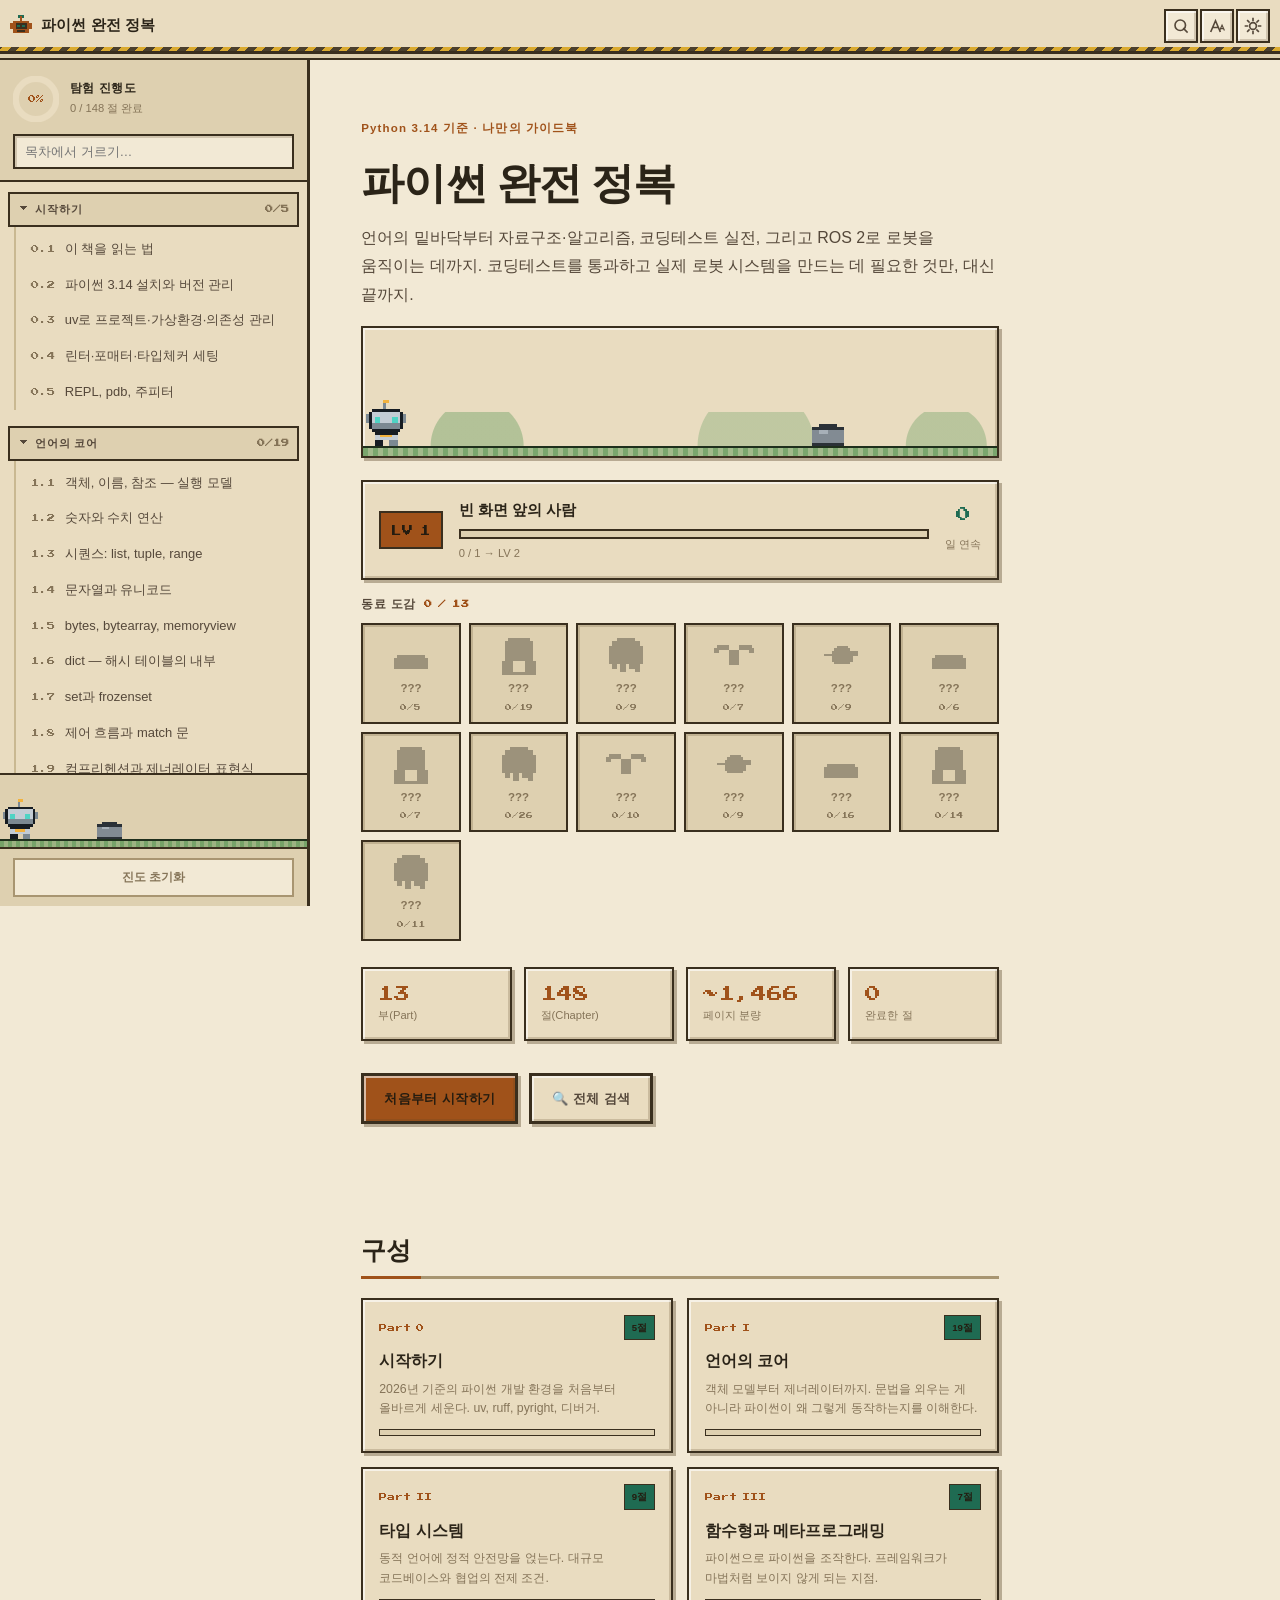
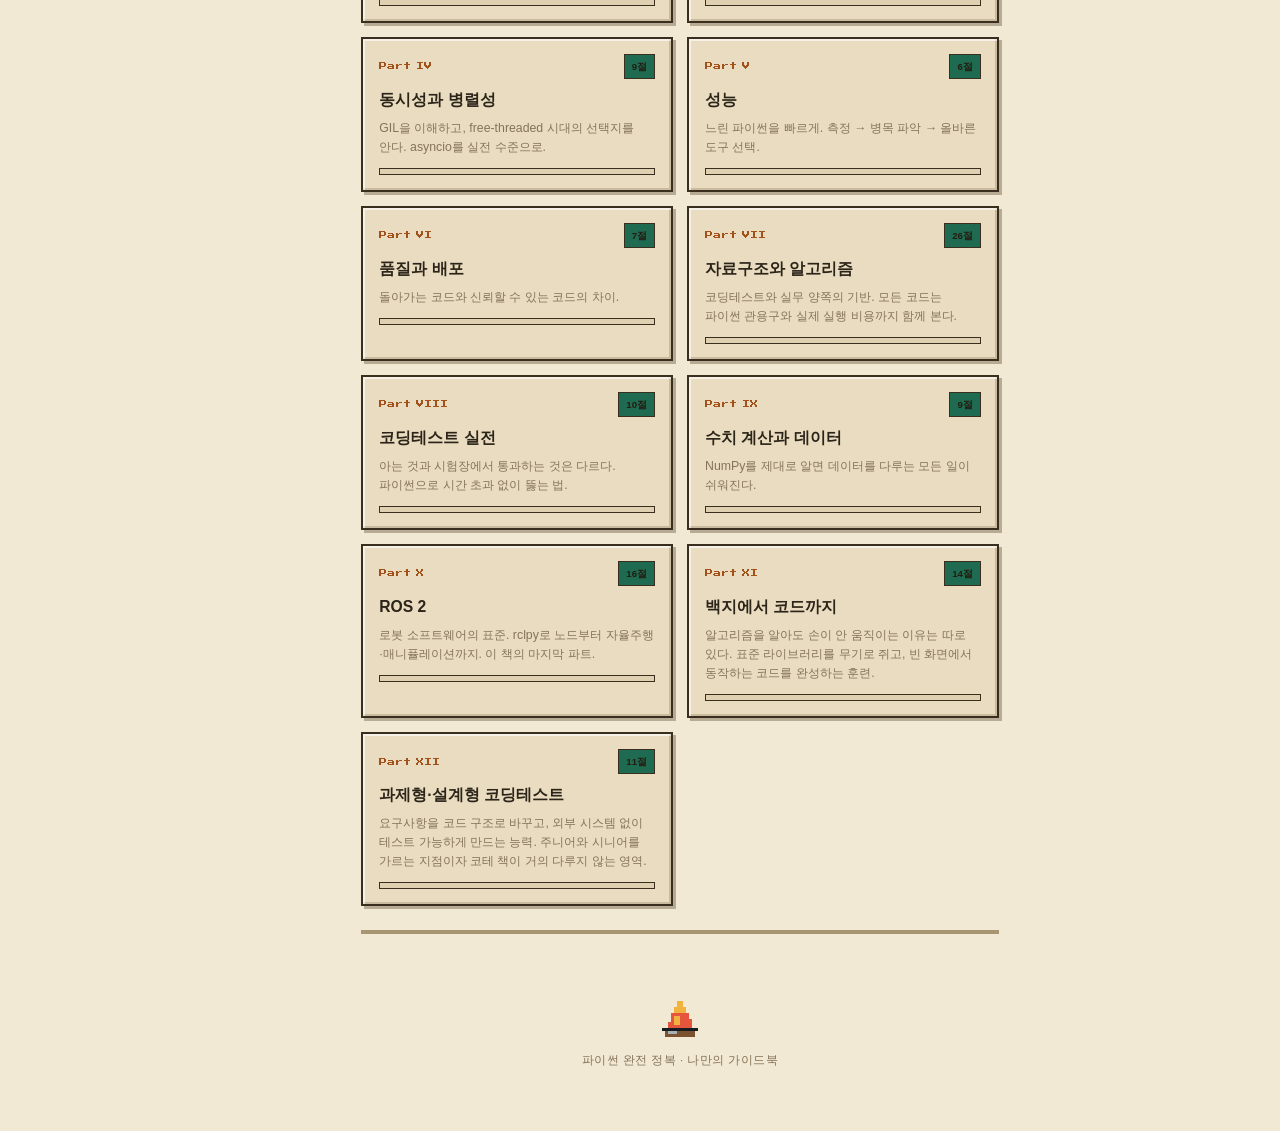
<file: index.html>
<!DOCTYPE html>
<html lang="ko" data-theme="auto">
<head>
<meta charset="utf-8">
<meta name="viewport" content="width=device-width, initial-scale=1, viewport-fit=cover">
<meta name="color-scheme" content="light dark">
<title>파이썬 완전 정복 — 기초부터 코딩테스트·실무·ROS 2까지</title>
<link rel="stylesheet" href="assets/style.css?v=ed8dd14e72">
<!-- 파비콘: 픽셀 아트 로봇 머리. 외부 요청 없이 인라인 SVG 로 그린다. -->
<link rel="icon" href="data:image/svg+xml,<svg xmlns='http://www.w3.org/2000/svg' viewBox='0 0 16 16' shape-rendering='crispEdges'><rect width='16' height='16' fill='%2310151b'/><rect x='6' y='0' width='4' height='2' fill='%234fd3c4'/><rect x='7' y='1' width='2' height='3' fill='%23f2b23e'/><rect x='0' y='6' width='2' height='4' fill='%23f2b23e'/><rect x='14' y='6' width='2' height='4' fill='%23f2b23e'/><rect x='2' y='4' width='12' height='9' fill='%23f2b23e'/><rect x='4' y='6' width='8' height='4' fill='%2310151b'/><rect x='5' y='7' width='2' height='2' fill='%234fd3c4'/><rect x='9' y='7' width='2' height='2' fill='%234fd3c4'/><rect x='5' y='11' width='6' height='1' fill='%2310151b'/></svg>">
</head>
<body>

<div id="app-loading">불러오는 중…</div>

<header id="topbar">
  <button id="btn-menu" class="icon-btn" aria-label="목차 열기" title="목차 (Esc)">
    <svg viewBox="0 0 24 24" aria-hidden="true"><path d="M3 6h18M3 12h18M3 18h18"/></svg>
  </button>
  <a href="#/" id="brand">
    <span class="brand-mark" aria-hidden="true">
      <!-- 인라인 SVG 라서 CSS 변수를 그대로 받는다 — 테마 전환 시 색도 같이 바뀐다. -->
      <svg viewBox="0 0 16 16" shape-rendering="crispEdges">
        <rect x="6" y="0" width="4" height="2" fill="var(--accent-2)"/>
        <rect x="7" y="1" width="2" height="3" fill="var(--accent)"/>
        <rect x="0" y="6" width="2" height="4" fill="var(--accent)"/>
        <rect x="14" y="6" width="2" height="4" fill="var(--accent)"/>
        <rect x="2" y="4" width="12" height="9" fill="var(--accent)"/>
        <rect x="4" y="6" width="8" height="4" fill="var(--ink)"/>
        <rect x="5" y="7" width="2" height="2" fill="var(--accent-2)"/>
        <rect x="9" y="7" width="2" height="2" fill="var(--accent-2)"/>
        <rect x="5" y="11" width="6" height="1" fill="var(--ink)"/>
      </svg>
    </span>
    <span class="brand-text">파이썬 완전 정복</span>
  </a>
  <div class="topbar-spacer"></div>
  <button id="btn-search" class="icon-btn" aria-label="검색" title="검색 (/)">
    <svg viewBox="0 0 24 24" aria-hidden="true"><circle cx="11" cy="11" r="7"/><path d="M20 20l-4.35-4.35"/></svg>
  </button>
  <button id="btn-font" class="icon-btn" aria-label="글자 크기" title="글자 크기">
    <svg viewBox="0 0 24 24" aria-hidden="true"><path d="M4 19l6-14 6 14M6.5 14h7"/><path d="M16 19l4-9 4 9M17.4 16.5h5.2" transform="scale(.72) translate(6 5)"/></svg>
  </button>
  <button id="btn-theme" class="icon-btn" aria-label="테마 전환" title="테마 전환">
    <svg viewBox="0 0 24 24" aria-hidden="true" class="ico-sun"><circle cx="12" cy="12" r="4.5"/><path d="M12 2v2.5M12 19.5V22M2 12h2.5M19.5 12H22M4.9 4.9l1.8 1.8M17.3 17.3l1.8 1.8M19.1 4.9l-1.8 1.8M6.7 17.3l-1.8 1.8"/></svg>
    <svg viewBox="0 0 24 24" aria-hidden="true" class="ico-moon"><path d="M20 14.5A8.5 8.5 0 019.5 4a8.5 8.5 0 1010.5 10.5z"/></svg>
  </button>
</header>

<div id="scrollbar-progress"><div id="scrollbar-progress-fill"></div></div>

<div id="layout">
  <nav id="sidebar" aria-label="목차">
    <div id="sidebar-head">
      <div id="progress-summary">
        <div class="ps-ring">
          <svg viewBox="0 0 36 36" aria-hidden="true">
            <circle class="ps-bg" cx="18" cy="18" r="15.9"/>
            <circle class="ps-fg" cx="18" cy="18" r="15.9"/>
          </svg>
          <span id="ps-pct">0%</span>
        </div>
        <div class="ps-text">
          <strong id="ps-title">탐험 진행도</strong>
          <small id="ps-sub">0 / 0 절 완료</small>
        </div>
      </div>
      <input id="toc-filter" type="search" placeholder="목차에서 거르기…" autocomplete="off" spellcheck="false">
    </div>
    <div id="toc"></div>
    <!-- 장식용 픽셀 지면. 목차 아래에 늘 보인다. 내용이 없으므로 접근성 트리에서 숨긴다. -->
    <div id="pixel-field" aria-hidden="true">
      <i class="spr pf-sapling"></i><i class="spr pf-tree"></i><i class="spr pf-grass"></i><i class="spr pf-rock"></i>
      <i class="spr pf-flower"></i><i class="spr pf-bush"></i><i class="spr pf-mushroom"></i>
      <i class="spr pf-slime"></i><i class="spr pf-robot"></i>
    </div>
    <div id="sidebar-foot">
      <button id="btn-reset" class="text-btn">진도 초기화</button>
    </div>
  </nav>
  <div id="scrim"></div>

  <main id="main">
    <article id="content"></article>
    <nav id="pager" aria-label="이전/다음"></nav>
    <footer id="page-foot">
      <span>파이썬 완전 정복 · 나만의 가이드북</span>
    </footer>
  </main>

  <aside id="outline" aria-label="이 페이지 내용">
    <div class="outline-title">이 페이지</div>
    <div id="outline-list"></div>
  </aside>
</div>

<div id="search-overlay" hidden>
  <div id="search-panel" role="dialog" aria-modal="true" aria-label="전체 검색">
    <div id="search-bar">
      <svg viewBox="0 0 24 24" aria-hidden="true"><circle cx="11" cy="11" r="7"/><path d="M20 20l-4.35-4.35"/></svg>
      <input id="search-input" type="search" placeholder="전체 본문 검색 (예: 데코레이터, asyncio, 다익스트라)" autocomplete="off" spellcheck="false">
      <kbd>Esc</kbd>
    </div>
    <div id="search-results"></div>
    <div id="search-foot"><kbd>↑</kbd><kbd>↓</kbd> 이동 · <kbd>Enter</kbd> 열기</div>
  </div>
</div>

<script src="assets/highlight.js?v=ed8dd14e72"></script>
<script src="assets/markdown.js?v=ed8dd14e72"></script>
<script src="assets/bundle.js?v=ed8dd14e72"></script>
<script src="assets/game.js?v=ed8dd14e72"></script>
<script src="assets/app.js?v=ed8dd14e72"></script>
</body>
</html>
</file>
<file: assets/style.css>
/* ===================================================================
   파이썬 완전 정복 — 스타일시트
   테마: "필드 터미널 — 탐험 일지"

   설계 의도
   - 둥근 모서리·부드러운 그림자·파란 액센트를 전부 버렸다.
     그 조합이 요즘 생성된 웹앱의 지문이다.
   - 기하는 픽셀 게임 UI 문법을 쓴다: radius 0, 2~3px 하드 보더,
     오프셋 없는 계단식 그림자(4px 4px 0), 베벨 인셋.
   - 색은 두 갈래다. 다크는 횃불 켜진 밤의 동굴 + 로봇 단말(호박색/청록 LED),
     라이트는 양피지 탐험 일지(황동/숲).
   - 폰트: 본문은 읽기용 산세리프를 유지한다. 본문이 100만 자가 넘어서
     픽셀 폰트로 깔면 못 읽는다. 픽셀 폰트는 숫자·라틴 라벨에만 쓴다.
   =================================================================== */

/* ---------- 픽셀 폰트 (숫자·라틴 라벨 전용) ----------
   Press Start 2P / SIL Open Font License 1.1.
   필요한 글자만 남겨 서브셋한 woff2 를 인라인했다.
   CDN 을 못 쓰는(오프라인) 앱이라 외부 요청이 없어야 한다. */
@font-face {
  font-family: "PixelLabel";
  src: url([data-uri]) format("woff2");
  font-weight: 400;
  font-style: normal;
  font-display: block;
}

/* ---------- 토큰 ---------- */
:root {
  --font-sans: "Pretendard", -apple-system, BlinkMacSystemFont, "Segoe UI",
    "Malgun Gothic", "맑은 고딕", "Apple SD Gothic Neo", Roboto, sans-serif;
  --font-mono: "JetBrains Mono", "Cascadia Code", "D2Coding", Consolas,
    "SF Mono", Menlo, monospace;
  --font-pixel: "PixelLabel", var(--font-mono);

  --fs-root: 16px;
  --lh-body: 1.78;
  --measure: 76ch;

  --sidebar-w: 310px;
  --outline-w: 230px;
  --topbar-h: 54px;

  /* 픽셀 UI: 곡률 없음 */
  --radius: 0px;
  --radius-sm: 0px;
  --bw: 2px;          /* 기본 보더 두께 */
  --bw-thick: 3px;    /* 강조 패널 */

  --dur: .12s;        /* 게임 UI 는 스냅하게 */
}

/* ===== 다크 — 밤의 동굴 / 단말 (기본) ===== */
:root[data-theme="dark"] {
  --bg: #10151b;
  --bg-soft: #171f27;
  --bg-sunken: #0b1015;
  --bg-elev: #1b242e;
  --fg: #e2e8e4;
  --fg-soft: #a9b6b4;
  --fg-mute: #74838a;
  --border: #2a3742;
  --border-strong: #3d4d59;

  --ink: #05080a;                    /* 픽셀 아웃라인 */
  --bevel-hi: rgba(255,255,255,.075);
  --bevel-lo: rgba(0,0,0,.42);
  --drop: rgba(0,0,0,.62);

  --accent: #f2b23e;                 /* 횃불 호박색 */
  --accent-2: #4fd3c4;               /* LED 청록 */
  --accent-soft: #2b2314;
  --accent-fg: #12100a;
  --py-blue: #4fd3c4;
  --py-yellow: #f2b23e;

  --strip-ink: #0b0f11;              /* 컬러 스트립 위 글자색 */
  --shadow: 3px 3px 0 var(--drop);
  --shadow-lg: 6px 6px 0 rgba(0,0,0,.7);

  --code-bg: #0c1116;
  --code-border: var(--ink);
  --code-head: #151d24;
  --code-fg: #d3ded9;
  --hl-c: #5f7a72;
  --hl-s: #9fd97a;
  --hl-k: #f5799f;
  --hl-n: #6fd3f2;
  --hl-b: #ffd76e;
  --hl-f: #b79bff;
  --hl-t: #ffb26b;
  --hl-d: #ffb26b;
  --hl-v: #6fd3f2;
  --hl-o: #93a5a2;
  --hl-a: #6fd3f2;
  --hl-out: #8fa39f;
  --code-hl-bg: #2a2413;
  --code-hl-bar: #f2b23e;

  --scan: rgba(0,0,0,.16);           /* 주사선 */
}

/* ===== 라이트 — 양피지 탐험 일지 ===== */
:root, :root[data-theme="light"] {
  --bg: #f2e9d5;
  --bg-soft: #e9dcc0;
  --bg-sunken: #ded0b0;
  --bg-elev: #f7f0e0;
  --fg: #2b2418;
  --fg-soft: #55483a;
  --fg-mute: #857458;
  --border: #c9b891;
  --border-strong: #a89571;

  --ink: #3a2f1e;
  --bevel-hi: rgba(255,255,255,.6);
  --bevel-lo: rgba(90,70,40,.22);
  --drop: rgba(90,70,40,.38);

  --accent: #a0521a;                 /* 황동 */
  --accent-2: #1f6b52;               /* 숲 */
  --accent-soft: #e6d3ae;
  --accent-fg: #fff8e8;
  --py-blue: #1f6b52;
  --py-yellow: #d9a520;

  --strip-ink: #241c10;
  --shadow: 3px 3px 0 var(--drop);
  --shadow-lg: 6px 6px 0 var(--drop);

  --code-bg: #e7dabb;
  --code-border: var(--ink);
  --code-head: #d9c9a3;
  --code-fg: #2b2418;
  --hl-c: #8a7a5e;
  --hl-s: #1f6b52;
  --hl-k: #a3234a;
  --hl-n: #1c5a8a;
  --hl-b: #8a5a12;
  --hl-f: #6b3fa0;
  --hl-t: #97531a;
  --hl-d: #97531a;
  --hl-v: #1c5a8a;
  --hl-o: #6b5d47;
  --hl-a: #1c5a8a;
  --hl-out: #6b5d47;
  --code-hl-bg: #dfcda0;
  --code-hl-bar: #a0521a;

  --scan: transparent;               /* 종이에는 주사선 없음 */
}

/* auto = OS 설정 따라 다크 */
@media (prefers-color-scheme: dark) {
  :root[data-theme="auto"] {
    --bg: #10151b; --bg-soft: #171f27; --bg-sunken: #0b1015; --bg-elev: #1b242e;
    --fg: #e2e8e4; --fg-soft: #a9b6b4; --fg-mute: #74838a;
    --border: #2a3742; --border-strong: #3d4d59;
    --ink: #05080a;
    --bevel-hi: rgba(255,255,255,.075); --bevel-lo: rgba(0,0,0,.42); --drop: rgba(0,0,0,.62);
    --accent: #f2b23e; --accent-2: #4fd3c4; --accent-soft: #2b2314; --accent-fg: #12100a;
    --py-blue: #4fd3c4; --py-yellow: #f2b23e;
    --strip-ink: #0b0f11;
    --shadow: 3px 3px 0 var(--drop); --shadow-lg: 6px 6px 0 rgba(0,0,0,.7);
    --code-bg: #0c1116; --code-border: var(--ink); --code-head: #151d24; --code-fg: #d3ded9;
    --hl-c: #5f7a72; --hl-s: #9fd97a; --hl-k: #f5799f; --hl-n: #6fd3f2; --hl-b: #ffd76e;
    --hl-f: #b79bff; --hl-t: #ffb26b; --hl-d: #ffb26b; --hl-v: #6fd3f2; --hl-o: #93a5a2;
    --hl-a: #6fd3f2; --hl-out: #8fa39f;
    --code-hl-bg: #2a2413; --code-hl-bar: #f2b23e;
    --scan: rgba(0,0,0,.16);
  }
}

/* ---------- 픽셀 UI 공통 레시피 ----------
   .panel  = 튀어나온 패널 (베벨 + 하드 드롭섀도)
   .sunken = 파인 홈 (게이지 트랙, 입력창) */
.panel, .code-block, .callout, .part-card, .stat, .pager-link,
#search-panel, .table-wrap {
  border: var(--bw) solid var(--ink);
  box-shadow:
    inset var(--bw) var(--bw) 0 var(--bevel-hi),
    inset calc(var(--bw) * -1) calc(var(--bw) * -1) 0 var(--bevel-lo),
    var(--shadow);
}

/* ---------- 리셋 ---------- */
*, *::before, *::after { box-sizing: border-box; }
html { font-size: var(--fs-root); -webkit-text-size-adjust: 100%; scroll-behavior: smooth; }
@media (prefers-reduced-motion: reduce) {
  html { scroll-behavior: auto; }
  *, *::before, *::after { animation-duration: .01ms !important; transition-duration: .01ms !important; }
}
body {
  margin: 0;
  font-family: var(--font-sans);
  background: var(--bg);
  color: var(--fg);
  line-height: var(--lh-body);
  word-break: keep-all;
  overflow-wrap: anywhere;
  -webkit-font-smoothing: antialiased;
}

/* 다크에서만 아주 옅은 주사선 — CRT 단말 느낌.
   1px 단위라 본문 가독성은 건드리지 않는다. */
body::after {
  content: "";
  position: fixed; inset: 0; z-index: 999;
  pointer-events: none;
  background: repeating-linear-gradient(0deg, var(--scan) 0 1px, transparent 1px 3px);
}

img { max-width: 100%; height: auto; image-rendering: pixelated; }
a { color: var(--accent); text-decoration: none; }
a:hover { text-decoration: underline; text-decoration-thickness: 2px; text-underline-offset: 2px; }
button { font: inherit; color: inherit; }

::selection { background: var(--accent); color: var(--accent-fg); }

/* 포커스: 글로우 없이 각진 링 */
:focus-visible {
  outline: var(--bw) solid var(--accent);
  outline-offset: 2px;
}

/* 스크롤바도 각지게 */
* { scrollbar-width: thin; scrollbar-color: var(--border-strong) transparent; }
*::-webkit-scrollbar { width: 12px; height: 12px; }
*::-webkit-scrollbar-track { background: var(--bg-sunken); }
*::-webkit-scrollbar-thumb {
  background: var(--border-strong);
  border: 2px solid var(--bg-sunken);
}
*::-webkit-scrollbar-thumb:hover { background: var(--accent); }

#app-loading {
  position: fixed; inset: 0; display: grid; place-items: center;
  background: var(--bg); color: var(--fg-mute); z-index: 200;
  font-size: .78rem; font-weight: 700; letter-spacing: .1em;
}
body.ready #app-loading { display: none; }

/* ---------- 상단바 ---------- */
#topbar {
  position: sticky; top: 0; z-index: 60;
  height: var(--topbar-h);
  display: flex; align-items: center; gap: 2px;
  padding: 0 10px;
  padding-left: max(10px, env(safe-area-inset-left));
  padding-right: max(10px, env(safe-area-inset-right));
  background: var(--bg-soft);
  border-bottom: var(--bw-thick) solid var(--ink);
}
/* 상단바 밑단의 위험 표시 테이프 — 로봇 작업장 느낌.
   상단바 '안쪽' 바닥에 붙인다. 밖으로 빼면 바로 아래 진행도 게이지를 덮는다. */
#topbar::after {
  content: "";
  position: absolute; left: 0; right: 0; bottom: 0;
  height: 4px;
  /* --accent 를 쓰면 라이트(황동 갈색)에서 --ink 와 둘 다 어두워 그냥 검은 띠가 된다.
     노란색 축을 써야 두 테마 모두에서 '테이프'로 읽힌다. */
  background: repeating-linear-gradient(
    -45deg,
    var(--py-yellow) 0 6px,
    var(--ink) 6px 12px
  );
  opacity: .9;
}
#brand { display: flex; align-items: center; gap: 9px; font-weight: 700; color: var(--fg); }
#brand:hover { text-decoration: none; }
.brand-mark { display: grid; place-items: center; width: 22px; height: 22px; }
.brand-mark svg { width: 22px; height: 22px; shape-rendering: crispEdges; }
.brand-text { font-size: .92rem; letter-spacing: .01em; }
.topbar-spacer { flex: 1; }

.icon-btn {
  display: grid; place-items: center;
  width: 34px; height: 34px;
  background: var(--bg);
  border: var(--bw) solid var(--ink);
  box-shadow: inset var(--bw) var(--bw) 0 var(--bevel-hi),
              inset calc(var(--bw) * -1) calc(var(--bw) * -1) 0 var(--bevel-lo);
  cursor: pointer; color: var(--fg-soft);
  transition: background var(--dur), color var(--dur), transform var(--dur);
}
.icon-btn:hover { background: var(--accent-soft); color: var(--accent); }
/* 눌리면 실제로 들어간다 */
.icon-btn:active {
  transform: translate(1px, 1px);
  box-shadow: inset calc(var(--bw) * -1) calc(var(--bw) * -1) 0 var(--bevel-hi),
              inset var(--bw) var(--bw) 0 var(--bevel-lo);
}
.icon-btn svg { width: 18px; height: 18px; fill: none; stroke: currentColor; stroke-width: 2.2; stroke-linecap: square; stroke-linejoin: miter; }
#btn-menu { display: none; }
.ico-moon { display: none; }
:root[data-theme="dark"] .ico-sun { display: none; }
:root[data-theme="dark"] .ico-moon { display: block; }
@media (prefers-color-scheme: dark) {
  :root[data-theme="auto"] .ico-sun { display: none; }
  :root[data-theme="auto"] .ico-moon { display: block; }
}

/* 읽기 진행도 = 분절된 게이지 바 */
#scrollbar-progress {
  position: sticky; top: var(--topbar-h); z-index: 59;
  height: 6px;
  background: var(--bg-sunken);
  border-bottom: var(--bw) solid var(--ink);
}
#scrollbar-progress-fill {
  height: 100%; width: 0%;
  background:
    repeating-linear-gradient(90deg,
      var(--accent) 0 5px,
      transparent 5px 7px);
  transition: width .1s linear;
}

/* ---------- 레이아웃 ---------- */
#layout {
  display: grid;
  grid-template-columns: var(--sidebar-w) minmax(0, 1fr) var(--outline-w);
  align-items: start;
}

/* ---------- 사이드바 = 퀘스트 로그 ---------- */
#sidebar {
  position: sticky; top: var(--topbar-h);
  height: calc(100dvh - var(--topbar-h));
  display: flex; flex-direction: column;
  border-right: var(--bw-thick) solid var(--ink);
  background: var(--bg-soft);
}
#sidebar-head {
  padding: 16px 13px 11px;
  border-bottom: var(--bw) solid var(--ink);
  background: var(--bg-sunken);
}

#progress-summary { display: flex; align-items: center; gap: 11px; margin-bottom: 12px; }
.ps-ring { position: relative; width: 46px; height: 46px; flex: none; }
.ps-ring svg { width: 100%; height: 100%; transform: rotate(-90deg); }
.ps-ring circle { fill: none; stroke-width: 5; }          /* 두껍게 = 게이지 */
.ps-bg { stroke: var(--bg-soft); }
.ps-fg {
  stroke: var(--accent); stroke-linecap: butt;             /* 각지게 */
  stroke-dasharray: 100 100; stroke-dashoffset: 100;
  transition: stroke-dashoffset .4s steps(12);             /* 계단식으로 찬다 */
}
#ps-pct {
  position: absolute; inset: 0; display: grid; place-items: center;
  font-family: var(--font-pixel); font-size: .5rem; letter-spacing: 0;
  color: var(--accent);
}
.ps-text { min-width: 0; line-height: 1.4; }
.ps-text strong {
  display: block; font-size: .74rem; font-weight: 800;
  letter-spacing: .04em; text-transform: uppercase; color: var(--fg);
}
.ps-text small { color: var(--fg-mute); font-size: .7rem; font-variant-numeric: tabular-nums; }

#toc-filter, #search-input, .text-btn { width: 100%; font-family: inherit; }
#toc-filter {
  padding: 8px 10px; font-size: .8rem;
  background: var(--bg); color: var(--fg);
  border: var(--bw) solid var(--ink);
  /* 파인 홈 */
  box-shadow: inset var(--bw) var(--bw) 0 var(--bevel-lo);
  outline: none;
}
#toc-filter:focus { border-color: var(--accent); }

#toc { flex: 1; overflow-y: auto; overscroll-behavior: contain; padding: 10px 8px 24px; }
#sidebar-foot { padding: 9px 13px; border-top: var(--bw) solid var(--ink); background: var(--bg-sunken); }
.text-btn {
  padding: 7px; cursor: pointer;
  background: var(--bg); color: var(--fg-mute);
  border: var(--bw) solid var(--border-strong);
  font-size: .73rem; font-weight: 700;
  transition: all var(--dur);
}
.text-btn:hover { border-color: var(--accent); color: var(--accent); }

/* 파트 = 지역(region) 헤더 */
.toc-part { margin-top: 16px; }
.toc-part:first-child { margin-top: 0; }
.toc-part-head {
  display: flex; align-items: center; gap: 7px;
  padding: 6px 8px; width: 100%;
  background: var(--bg-sunken);
  border: var(--bw) solid var(--ink);
  cursor: pointer; text-align: left;
  font-size: .66rem; font-weight: 800; letter-spacing: .08em;
  color: var(--fg-soft); text-transform: uppercase;
}
.toc-part-head:hover { color: var(--accent); background: var(--accent-soft); }
.toc-caret { flex: none; transition: transform var(--dur); }
.toc-caret svg { width: 10px; height: 10px; fill: currentColor; shape-rendering: crispEdges; }
.toc-part.collapsed .toc-caret { transform: rotate(-90deg); }
.toc-part.collapsed .toc-part-body { display: none; }
.toc-part-title { flex: 1; min-width: 0; }
.toc-part-count {
  font-family: var(--font-pixel); font-size: .5rem; letter-spacing: 0;
  color: var(--fg-mute);
}
.toc-part-body { padding: 4px 0 0 4px; border-left: var(--bw) solid var(--border); margin-left: 6px; }

/* 절 = 퀘스트 항목 */
.toc-link {
  display: flex; align-items: baseline; gap: 8px;
  padding: 6px 9px; margin: 1px 0;
  font-size: .81rem; line-height: 1.45;
  color: var(--fg-soft);
  border: var(--bw) solid transparent;
}
.toc-link:hover { background: var(--bg-sunken); color: var(--fg); text-decoration: none; }
.toc-link.active {
  background: var(--accent-soft); color: var(--accent);
  border-color: var(--accent); font-weight: 700;
}
/* 현재 위치 표시 = 대화창 커서 */
.toc-link.active::before {
  content: "\25B6";
  font-size: .55em; margin-right: -3px; color: var(--accent);
}
.toc-num {
  flex: none; font-family: var(--font-pixel); font-size: .52rem;
  letter-spacing: 0; color: var(--fg-mute); min-width: 3.1em;
}
.toc-link.active .toc-num { color: var(--accent); }
.toc-text { flex: 1; min-width: 0; }
.toc-link.done .toc-text { color: var(--fg-mute); }
/* 완료 = 체크 슬롯 */
.toc-link.done .toc-text::after {
  content: "\2713";
  display: inline-block; margin-left: .4em;
  width: 1.15em; height: 1.15em; line-height: 1.05em; text-align: center;
  font-size: .78em; font-weight: 700;
  color: var(--accent-2);
  border: 1.5px solid var(--accent-2);
  vertical-align: .02em;
}
.toc-empty { padding: 20px 10px; color: var(--fg-mute); font-size: .8rem; text-align: center; }

#scrim { display: none; }

/* ---------- 본문 ---------- */
#main { min-width: 0; padding: 0 clamp(20px, 4vw, 56px); }
#content {
  max-width: var(--measure);
  margin: 0 auto;
  padding: 36px 0 24px;
  font-size: 1rem;
}

/* 제목 */
.hd { line-height: 1.34; letter-spacing: -.015em; scroll-margin-top: calc(var(--topbar-h) + 20px); position: relative; }
h1.hd { font-size: clamp(1.7rem, 4vw, 2.15rem); font-weight: 800; margin: 0 0 .5em; }
h2.hd {
  font-size: clamp(1.3rem, 3vw, 1.55rem); font-weight: 800;
  margin: 2.5em 0 .8em; padding-bottom: .34em;
  border-bottom: var(--bw-thick) solid var(--border-strong);
}
/* 밑줄 왼쪽에 액센트 타일 하나 */
h2.hd::after {
  content: "";
  position: absolute; left: 0; bottom: calc(var(--bw-thick) * -1);
  width: 2.4em; height: var(--bw-thick);
  background: var(--accent);
}
h3.hd { font-size: 1.16rem; font-weight: 700; margin: 2em 0 .6em; }
/* 소제목 앞 픽셀 블록 */
h3.hd::before {
  content: "";
  display: inline-block; width: 9px; height: 9px;
  margin-right: .55em; vertical-align: .06em;
  background: var(--accent-2);
}
h4.hd { font-size: 1.02rem; font-weight: 700; margin: 1.6em 0 .5em; color: var(--fg-soft); }
h5.hd { font-size: .93rem; font-weight: 700; margin: 1.4em 0 .4em; color: var(--fg-soft); }

.anchor {
  position: absolute; margin-left: .35em;
  color: var(--fg-mute); font-weight: 400; opacity: 0;
  transition: opacity var(--dur);
}
.hd:hover .anchor { opacity: .6; }
.anchor:hover { opacity: 1 !important; text-decoration: none; }

#content p { margin: 0 0 1.05em; }
#content ul, #content ol { margin: 0 0 1.05em; padding-left: 1.5em; }
#content li { margin: .3em 0; }
#content li > ul, #content li > ol { margin: .35em 0; }
#content li::marker { color: var(--accent); }
#content hr {
  border: 0; height: 4px; margin: 2.6em 0;
  background: repeating-linear-gradient(90deg, var(--border-strong) 0 6px, transparent 6px 12px);
}
#content strong { font-weight: 800; color: var(--fg); }
mark {
  background: var(--py-yellow); color: var(--strip-ink);
  padding: 0 .2em; border-radius: 0;
  box-shadow: 0 0 0 1px var(--ink);
}

blockquote {
  margin: 1.4em 0; padding: .6em 0 .6em 1.1em;
  border-left: 4px solid var(--accent-2);
  color: var(--fg-soft);
  background: var(--bg-soft);
}
blockquote p:last-child { margin-bottom: 0; }

.inline-code {
  font-family: var(--font-mono); font-size: .86em;
  background: var(--bg-sunken); border: 1.5px solid var(--border-strong);
  padding: .08em .34em; border-radius: 0;
  word-break: break-all;
}
a .inline-code { color: inherit; }

.math {
  font-family: var(--font-mono); font-size: .9em;
  background: var(--bg-soft); border: 1.5px solid var(--border-strong);
  padding: .06em .4em; border-radius: 0; color: var(--fg-soft);
}
.math-block { display: block; margin: 1.3em auto; padding: .8em 1em; text-align: center; font-size: .95em; }

.task-cb { margin-right: .2em; accent-color: var(--accent); }

/* 표 */
.table-wrap { margin: 1.5em 0; overflow-x: auto; background: var(--bg); }
#content table { width: 100%; border-collapse: collapse; font-size: .86rem; }
#content th, #content td { padding: .6em .8em; text-align: left; border-bottom: 1.5px solid var(--border); vertical-align: top; }
#content th {
  background: var(--bg-sunken); font-weight: 800; white-space: nowrap;
  border-bottom: var(--bw) solid var(--ink);
  font-size: .8rem; letter-spacing: .02em;
}
#content tbody tr:last-child td { border-bottom: 0; }
#content tbody tr:hover { background: var(--accent-soft); }

/* ---------- 코드 블록 = 단말 창 ---------- */
.code-block {
  margin: 1.5em 0; background: var(--code-bg);
  overflow: hidden;
}
.code-head {
  display: flex; align-items: center; gap: 8px;
  padding: 6px 8px 6px 10px;
  background: var(--code-head);
  border-bottom: var(--bw) solid var(--ink);
  font-size: .7rem; color: var(--fg-mute);
}
/* 좌측 LED 세 개 */
.code-head::before {
  content: "";
  flex: none; width: 26px; height: 6px;
  background:
    linear-gradient(var(--accent) 0 0) 0 0 / 6px 6px no-repeat,
    linear-gradient(var(--accent-2) 0 0) 10px 0 / 6px 6px no-repeat,
    linear-gradient(var(--border-strong) 0 0) 20px 0 / 6px 6px no-repeat;
}
.code-title {
  flex: 1; min-width: 0; font-family: var(--font-mono); font-weight: 700;
  overflow: hidden; text-overflow: ellipsis; white-space: nowrap;
  color: var(--fg-soft);
}
.code-copy {
  flex: none; padding: 3px 9px; font-size: .66rem; font-weight: 700;
  background: var(--bg-soft); color: var(--fg-soft);
  border: var(--bw) solid var(--ink);
  box-shadow: inset 1px 1px 0 var(--bevel-hi), inset -1px -1px 0 var(--bevel-lo);
  cursor: pointer; transition: all var(--dur);
}
.code-copy:hover { color: var(--accent); background: var(--accent-soft); }
.code-copy:active { transform: translate(1px, 1px); }
.code-copy.copied { color: var(--accent-2); border-color: var(--accent-2); }

.code-pre { margin: 0; overflow-x: auto; padding: 11px 0; }
.code-pre code {
  display: block; font-family: var(--font-mono);
  font-size: .83rem; line-height: 1.62;
  color: var(--code-fg); tab-size: 4;
}
.code-line { display: flex; min-width: max-content; width: 100%; }
.code-line-hl { background: var(--code-hl-bg); box-shadow: inset 4px 0 0 var(--code-hl-bar); }
.code-ln {
  flex: none; width: 3.1em; padding-right: 1em;
  text-align: right; color: var(--fg-mute); opacity: .5;
  user-select: none; -webkit-user-select: none;
  font-variant-numeric: tabular-nums;
}
.code-tx { flex: 1; padding-right: 14px; white-space: pre; }
.code-block:not(.has-lines) .code-tx { padding-left: 13px; }

.hl-c { color: var(--hl-c); font-style: italic; }
.hl-s { color: var(--hl-s); }
.hl-k { color: var(--hl-k); font-weight: 700; }
.hl-n { color: var(--hl-n); }
.hl-b { color: var(--hl-b); }
.hl-f { color: var(--hl-f); }
.hl-t { color: var(--hl-t); }
.hl-d { color: var(--hl-d); font-style: italic; }
.hl-v { color: var(--hl-v); font-style: italic; }
.hl-o { color: var(--hl-o); }
.hl-a { color: var(--hl-a); }
.hl-prompt { color: var(--hl-b); user-select: none; -webkit-user-select: none; font-weight: 700; }
.hl-out { color: var(--hl-out); }

/* ---------- 콜아웃 = 게임 내 패널 ----------
   책 한 절에 8~16개가 들어간다. 읽는 면을 지배하므로
   종류마다 "무엇인지" 가 색과 장식으로 구분되게 만든다. */
.callout {
  --co: var(--fg-mute);
  --co-bg: var(--bg-soft);
  margin: 1.6em 0;
  background: var(--co-bg);
  border-color: var(--ink);
}
/* 머리 = 색 채운 스트립 */
.co-head {
  display: flex; align-items: center; gap: 8px;
  padding: 5px 10px;
  margin: 0 0 0;
  background: var(--co);
  border-bottom: var(--bw) solid var(--ink);
}
/* 아이콘은 인벤토리 슬롯에 박힌 것처럼 */
.co-icon {
  flex: none; display: grid; place-items: center;
  width: 20px; height: 20px; font-size: .8em; line-height: 1;
  background: rgba(0,0,0,.2);
  box-shadow: inset 1.5px 1.5px 0 rgba(0,0,0,.3), inset -1.5px -1.5px 0 rgba(255,255,255,.18);
}
.co-label {
  font-size: .74rem; font-weight: 800; color: var(--strip-ink);
  letter-spacing: .03em; text-transform: uppercase;
}
.co-body { font-size: .95em; padding: 12px 14px; }
.co-body > :first-child { margin-top: 0; }
.co-body > :last-child { margin-bottom: 0; }
.callout .code-block { margin: .9em 0; }

.callout-note   { --co: #4a8fa8; --co-bg: color-mix(in srgb, #4a8fa8 8%, var(--bg)); }
.callout-tip    { --co: #3f9e5f; --co-bg: color-mix(in srgb, #3f9e5f 8%, var(--bg)); }
.callout-warn   { --co: #d1901f; --co-bg: color-mix(in srgb, #d1901f 9%, var(--bg)); }
.callout-danger { --co: #d94a3d; --co-bg: color-mix(in srgb, #d94a3d 8%, var(--bg)); }
.callout-deep   { --co: #8b6bd9; --co-bg: color-mix(in srgb, #8b6bd9 8%, var(--bg)); }
.callout-perf   { --co: #2fa8a0; --co-bg: color-mix(in srgb, #2fa8a0 8%, var(--bg)); }
.callout-quiz   { --co: #e0a32a; --co-bg: color-mix(in srgb, #e0a32a 9%, var(--bg)); }
.callout-cote   { --co: #c9871f; --co-bg: color-mix(in srgb, #c9871f 9%, var(--bg)); }
.callout-hist   { --co: #8a7350; --co-bg: color-mix(in srgb, #8a7350 9%, var(--bg)); }

/* 주의 = 위험 표시 테이프 */
.callout-warn .co-head {
  background:
    repeating-linear-gradient(-45deg,
      var(--co) 0 8px,
      color-mix(in srgb, var(--co) 55%, var(--ink)) 8px 16px);
}
/* 함정 = 경보 패널. 이중 테두리로 무게를 준다 */
.callout-danger {
  border-width: var(--bw-thick);
  box-shadow:
    inset 0 0 0 1px color-mix(in srgb, #d94a3d 55%, transparent),
    var(--shadow);
}
/* 성능 = 계측기. 눈금 눈금 */
.callout-perf .co-head::after {
  content: "";
  flex: 1; height: 7px; margin-left: 4px;
  background: repeating-linear-gradient(90deg,
    var(--strip-ink) 0 2px, transparent 2px 6px);
  opacity: .45;
}
/* 코딩테스트 = 퀘스트 표식 */
.callout-cote .co-label::after { content: " \25C6"; font-size: .8em; }
/* 연습문제 = 대화창. 두껍게 + 하단에 진행 표시 */
.callout-quiz {
  border-width: var(--bw-thick);
  position: relative;
}
.callout-quiz .co-body { padding-bottom: 20px; }
.callout-quiz::after {
  content: "\25BC";
  position: absolute; right: 9px; bottom: 5px;
  font-size: .6rem; color: var(--co);
  animation: blink 1.1s steps(2, jump-none) infinite;
}
@keyframes blink { 0%, 49% { opacity: 1; } 50%, 100% { opacity: .15; } }

/* 해설 = 접힌 두루마리 */
details.callout-answer {
  --co: #3f9e5f; --co-bg: color-mix(in srgb, #3f9e5f 7%, var(--bg));
  background: var(--co-bg);
}
details.callout-answer > summary {
  display: flex; align-items: center; gap: 8px;
  padding: 7px 10px; cursor: pointer; list-style: none;
  font-size: .74rem; font-weight: 800; color: var(--strip-ink);
  text-transform: uppercase; letter-spacing: .03em;
  background: var(--co);
  border-bottom: var(--bw) solid transparent;
}
details.callout-answer[open] > summary { border-bottom-color: var(--ink); }
details.callout-answer > summary::-webkit-details-marker { display: none; }
details.callout-answer > summary::after {
  content: "OPEN"; margin-left: auto;
  font-family: var(--font-pixel); font-size: .5rem; letter-spacing: 0;
}
details.callout-answer[open] > summary::after { content: "CLOSE"; }
details.callout-answer > summary:hover { filter: brightness(1.08); }
details.callout-answer > .co-body { padding: 12px 14px; }

/* ---------- 페이저 ---------- */
#pager {
  max-width: var(--measure); margin: 0 auto;
  display: grid; grid-template-columns: 1fr 1fr; gap: 14px;
  padding: 28px 0 10px;
  border-top: 4px solid var(--border-strong);
}
.pager-link {
  display: flex; flex-direction: column; gap: 3px;
  padding: 12px 14px; background: var(--bg-soft);
  transition: background var(--dur), transform var(--dur), box-shadow var(--dur);
  min-width: 0;
}
.pager-link:hover {
  background: var(--accent-soft); text-decoration: none;
  transform: translate(-1px, -1px);
  box-shadow:
    inset var(--bw) var(--bw) 0 var(--bevel-hi),
    inset calc(var(--bw) * -1) calc(var(--bw) * -1) 0 var(--bevel-lo),
    5px 5px 0 var(--drop);
}
.pager-link.next { text-align: right; }
.pager-dir {
  font-size: .66rem; font-weight: 800; letter-spacing: .06em;
  color: var(--accent);
}
.pager-title { font-size: .85rem; font-weight: 700; color: var(--fg); overflow: hidden; text-overflow: ellipsis; white-space: nowrap; }
.pager-link:hover .pager-title { color: var(--accent); }
.pager-spacer { visibility: hidden; }

#page-foot {
  max-width: var(--measure); margin: 0 auto;
  padding: 26px 0 60px; color: var(--fg-mute);
  font-size: .72rem; text-align: center; letter-spacing: .04em;
}

/* 절 완료 = 도장 찍기 */
#done-bar {
  max-width: var(--measure); margin: 2.8em auto 0;
  display: flex; justify-content: center;
}
#btn-done {
  display: inline-flex; align-items: center; gap: 9px;
  padding: 10px 22px; cursor: pointer;
  background: var(--bg-soft); color: var(--fg-soft);
  border: var(--bw-thick) solid var(--ink);
  box-shadow: inset 2px 2px 0 var(--bevel-hi), inset -2px -2px 0 var(--bevel-lo), var(--shadow);
  font-size: .8rem; font-weight: 800; letter-spacing: .04em;
  transition: all var(--dur);
}
#btn-done:hover { color: var(--accent-2); background: var(--accent-soft); }
#btn-done:active { transform: translate(2px, 2px); box-shadow: inset -2px -2px 0 var(--bevel-hi), inset 2px 2px 0 var(--bevel-lo); }
#btn-done.done {
  background: var(--accent-2); color: var(--strip-ink);
  box-shadow: inset 2px 2px 0 rgba(255,255,255,.2), inset -2px -2px 0 rgba(0,0,0,.25), var(--shadow);
}

/* ---------- 우측 아웃라인 ---------- */
#outline {
  position: sticky; top: var(--topbar-h);
  height: calc(100dvh - var(--topbar-h));
  overflow-y: auto; overscroll-behavior: contain;
  padding: 34px 16px 40px 4px;
  font-size: .78rem;
}
.outline-title {
  font-size: .62rem; font-weight: 800; letter-spacing: .1em;
  color: var(--fg-mute); margin-bottom: 11px; padding-left: 12px;
}
.outline-link {
  display: block; padding: 4px 11px; color: var(--fg-mute);
  border-left: var(--bw-thick) solid var(--border); line-height: 1.4;
  transition: color var(--dur), border-color var(--dur), background var(--dur);
}
.outline-link:hover { color: var(--fg); text-decoration: none; background: var(--bg-soft); }
.outline-link.lvl3 { padding-left: 24px; font-size: .95em; }
.outline-link.active { color: var(--accent); border-left-color: var(--accent); font-weight: 700; background: var(--accent-soft); }
#outline:empty, #outline.hidden { display: none; }

/* ---------- 검색 = 명령 콘솔 ---------- */
#search-overlay {
  position: fixed; inset: 0; z-index: 100;
  background: color-mix(in srgb, var(--ink) 62%, transparent);
  padding: clamp(12px, 8vh, 90px) 16px 16px;
  display: flex; justify-content: center;
}
#search-overlay[hidden] { display: none; }
#search-panel {
  width: min(680px, 100%); max-height: 74dvh;
  display: flex; flex-direction: column;
  background: var(--bg-elev);
  box-shadow:
    inset var(--bw) var(--bw) 0 var(--bevel-hi),
    inset calc(var(--bw) * -1) calc(var(--bw) * -1) 0 var(--bevel-lo),
    var(--shadow-lg);
  border-width: var(--bw-thick);
  overflow: hidden;
}
#search-bar {
  display: flex; align-items: center; gap: 10px; padding: 12px 14px;
  border-bottom: var(--bw) solid var(--ink); background: var(--bg-soft);
}
#search-bar svg { width: 17px; height: 17px; flex: none; fill: none; stroke: var(--accent); stroke-width: 2.2; stroke-linecap: square; }
#search-input { flex: 1; min-width: 0; border: 0; background: none; outline: none; color: var(--fg); font-size: .95rem; }
#search-input::placeholder { color: var(--fg-mute); }
kbd {
  font-family: var(--font-mono); font-size: .64rem; font-weight: 700;
  padding: 3px 5px;
  background: var(--bg-sunken); color: var(--fg-soft);
  border: 1.5px solid var(--ink);
  box-shadow: inset -1px -1px 0 var(--bevel-lo), 0 2px 0 var(--border-strong);
  border-radius: 0;
}
#search-results { flex: 1; overflow-y: auto; padding: 6px; overscroll-behavior: contain; }
#search-foot {
  padding: 8px 14px; border-top: var(--bw) solid var(--ink);
  font-size: .66rem; color: var(--fg-mute);
  display: flex; align-items: center; gap: 6px; background: var(--bg-soft);
}
.sr-item { display: block; padding: 9px 11px; border: var(--bw) solid transparent; }
.sr-item:hover, .sr-item.sel {
  background: var(--accent-soft); border-color: var(--accent); text-decoration: none;
}
.sr-crumb {
  font-size: .66rem; font-weight: 700; letter-spacing: .02em;
  color: var(--fg-mute); margin-bottom: 3px;
}
.sr-title { font-size: .87rem; font-weight: 700; color: var(--fg); }
.sr-item.sel .sr-title { color: var(--accent); }
.sr-snip { font-size: .75rem; color: var(--fg-soft); line-height: 1.5; margin-top: 3px; display: -webkit-box; -webkit-line-clamp: 2; -webkit-box-orient: vertical; overflow: hidden; }
.sr-snip mark, .sr-title mark { background: var(--py-yellow); color: var(--strip-ink); box-shadow: none; }
.sr-empty { padding: 34px 12px; text-align: center; color: var(--fg-mute); font-size: .82rem; }

/* ---------- 표지 / 홈 ---------- */
.home-hero { padding: 22px 0 8px; }
.home-kicker {
  font-size: .72rem; font-weight: 800; letter-spacing: .1em;
  color: var(--accent);
}
.home-title {
  font-size: clamp(1.9rem, 5vw, 2.7rem); font-weight: 900; letter-spacing: -.03em;
  line-height: 1.18; margin: .45em 0 .35em;
}
.home-sub { font-size: 1rem; color: var(--fg-soft); margin: 0 0 1.7em; }
.home-stats { display: grid; grid-template-columns: repeat(auto-fit, minmax(110px, 1fr)); gap: 12px; margin: 0 0 2em; }
.stat { padding: 13px 15px; background: var(--bg-soft); }
.stat-num {
  font-family: var(--font-pixel); font-size: 1rem; letter-spacing: 0;
  color: var(--accent); line-height: 1.5;
}
.stat-lbl { font-size: .7rem; color: var(--fg-mute); }
.home-cta { display: flex; flex-wrap: wrap; gap: 11px; margin-bottom: 2.5em; }
.btn-primary, .btn-ghost {
  display: inline-flex; align-items: center; gap: 8px;
  padding: 11px 20px; border-radius: 0;
  font-size: .82rem; font-weight: 800; letter-spacing: .03em; cursor: pointer;
  border: var(--bw-thick) solid var(--ink);
  box-shadow: inset 2px 2px 0 var(--bevel-hi), inset -2px -2px 0 var(--bevel-lo), var(--shadow);
  transition: all var(--dur);
}
.btn-primary { background: var(--accent); color: var(--strip-ink); }
.btn-primary:hover { text-decoration: none; filter: brightness(1.1); }
.btn-ghost { background: var(--bg-soft); color: var(--fg-soft); }
.btn-ghost:hover { text-decoration: none; color: var(--accent); background: var(--accent-soft); }
.btn-primary:active, .btn-ghost:active {
  transform: translate(2px, 2px);
  box-shadow: inset -2px -2px 0 var(--bevel-hi), inset 2px 2px 0 var(--bevel-lo);
}

/* 파트 카드 = 지역 카드 */
.part-grid { display: grid; grid-template-columns: repeat(auto-fill, minmax(255px, 1fr)); gap: 14px; }
.part-card { padding: 15px 16px; background: var(--bg-soft); transition: background var(--dur), transform var(--dur), box-shadow var(--dur); }
.part-card:hover {
  background: var(--accent-soft); text-decoration: none;
  transform: translate(-2px, -2px);
  box-shadow:
    inset var(--bw) var(--bw) 0 var(--bevel-hi),
    inset calc(var(--bw) * -1) calc(var(--bw) * -1) 0 var(--bevel-lo),
    6px 6px 0 var(--drop);
}
.pc-top { display: flex; align-items: center; justify-content: space-between; gap: 8px; margin-bottom: 7px; }
.pc-kicker {
  font-family: var(--font-pixel); font-size: .5rem; letter-spacing: 0;
  color: var(--accent);
}
.pc-badge {
  font-size: .6rem; padding: 3px 7px; border-radius: 0;
  background: var(--bg-sunken); color: var(--fg-mute);
  border: 1.5px solid var(--border-strong);
  font-weight: 800; white-space: nowrap;
}
.pc-badge.wip { background: color-mix(in srgb, #d1901f 22%, var(--bg)); color: var(--fg); border-color: #d1901f; }
.pc-badge.ok { background: var(--accent-2); color: var(--strip-ink); border-color: var(--ink); }
.pc-title { font-size: .98rem; font-weight: 800; color: var(--fg); margin-bottom: 5px; }
.pc-desc { font-size: .77rem; color: var(--fg-mute); line-height: 1.55; }
/* 파트 진행도 = 분절 게이지 */
.pc-bar {
  margin-top: 11px; height: 7px; background: var(--bg-sunken);
  border: 1.5px solid var(--ink); overflow: hidden;
}
.pc-bar > i {
  display: block; height: 100%;
  background: repeating-linear-gradient(90deg, var(--accent) 0 4px, transparent 4px 6px);
  transition: width .4s steps(10);
}

/* 챕터 머리말 */
.ch-meta { display: flex; flex-wrap: wrap; align-items: center; gap: 9px; margin-bottom: 8px; }
/* 파트 이름은 한글이 들어온다 — 픽셀 폰트에는 한글 글리프가 없어서
   여기에 쓰면 글자마다 폰트가 갈려 뭉개진다. 산세리프 볼드로 간다. */
.ch-part {
  font-size: .68rem; font-weight: 800; letter-spacing: .02em;
  color: var(--strip-ink); background: var(--accent);
  padding: 3px 8px;
  border: 1.5px solid var(--ink);
}
.ch-dot { color: var(--border-strong); }
.ch-read { font-size: .68rem; color: var(--fg-mute); }
/* 절 머리말 = 지역 진입 배너 */
.ch-lead {
  font-size: 1.02rem; color: var(--fg-soft); line-height: 1.72;
  margin: 0 0 1.7em; padding: 15px 17px;
  background: var(--bg-soft);
  border: var(--bw) solid var(--ink);
  border-left: 6px solid var(--accent);
  box-shadow: var(--shadow);
}
.ch-lead p:last-child { margin-bottom: 0; }

/* ---------- 반응형 ---------- */
@media (max-width: 1240px) {
  #layout { grid-template-columns: var(--sidebar-w) minmax(0, 1fr); }
  #outline { display: none; }
}

@media (max-width: 900px) {
  :root { --topbar-h: 52px; }
  #layout { grid-template-columns: minmax(0, 1fr); }
  #btn-menu { display: grid; }
  #sidebar {
    position: fixed; top: 0; bottom: 0; left: 0; z-index: 90;
    width: min(320px, 86vw); height: 100dvh;
    padding-top: env(safe-area-inset-top);
    transform: translateX(-102%);
    transition: transform .18s steps(4);      /* 계단식 슬라이드 */
    box-shadow: var(--shadow-lg);
  }
  body.nav-open #sidebar { transform: none; }
  #scrim {
    display: block; position: fixed; inset: 0; z-index: 85;
    background: color-mix(in srgb, var(--ink) 58%, transparent);
    opacity: 0; pointer-events: none; transition: opacity .18s;
  }
  body.nav-open #scrim { opacity: 1; pointer-events: auto; }
  body.nav-open { overflow: hidden; }
  #main { padding: 0 16px; }
  #content { padding-top: 24px; font-size: .97rem; }
  #pager { grid-template-columns: 1fr; }
  .code-pre code { font-size: .78rem; }
  .code-ln { width: 2.4em; padding-right: .7em; }
  .brand-text { display: none; }
  #search-panel { max-height: 88dvh; }
  .home-stats { grid-template-columns: repeat(2, 1fr); }
  /* 모바일에서는 주사선을 뺀다 — 저해상도에서 모아레가 생긴다 */
  body::after { display: none; }
}

@media print {
  #topbar, #sidebar, #outline, #pager, #search-overlay, #scrollbar-progress, #done-bar { display: none !important; }
  #layout { display: block; }
  #main { padding: 0; }
  #content { max-width: none; }
  .code-block { break-inside: avoid; }
  body::after { display: none; }
  .callout, .code-block, .table-wrap, .part-card, .stat, .pager-link { box-shadow: none; }
}

/* SPRITES-BEGIN — tools/make_sprites.py 가 생성한다. 손으로 고치지 마라. */

:root {
  --spr-robot-0: url("data:image/svg+xml,%3Csvg%20xmlns%3D%22http%3A%2F%2Fwww.w3.org%2F2000%2Fsvg%22%20viewBox%3D%220%200%2016%2016%22%20shape-rendering%3D%22crispEdges%22%3E%3Crect%20x%3D%227%22%20y%3D%220%22%20width%3D%222%22%20height%3D%221%22%20fill%3D%22%23f2b23e%22%2F%3E%3Crect%20x%3D%227%22%20y%3D%221%22%20width%3D%221%22%20height%3D%222%22%20fill%3D%22%237c8992%22%2F%3E%3Crect%20x%3D%223%22%20y%3D%223%22%20width%3D%2210%22%20height%3D%221%22%20fill%3D%22%23161c22%22%2F%3E%3Crect%20x%3D%222%22%20y%3D%224%22%20width%3D%221%22%20height%3D%226%22%20fill%3D%22%23161c22%22%2F%3E%3Crect%20x%3D%2213%22%20y%3D%224%22%20width%3D%221%22%20height%3D%226%22%20fill%3D%22%23161c22%22%2F%3E%3Crect%20x%3D%223%22%20y%3D%224%22%20width%3D%2210%22%20height%3D%226%22%20fill%3D%22%23c3ccd4%22%2F%3E%3Crect%20x%3D%223%22%20y%3D%228%22%20width%3D%2210%22%20height%3D%222%22%20fill%3D%22%237c8992%22%2F%3E%3Crect%20x%3D%224%22%20y%3D%226%22%20width%3D%222%22%20height%3D%222%22%20fill%3D%22%234fd3c4%22%2F%3E%3Crect%20x%3D%2210%22%20y%3D%226%22%20width%3D%222%22%20height%3D%222%22%20fill%3D%22%234fd3c4%22%2F%3E%3Crect%20x%3D%223%22%20y%3D%2210%22%20width%3D%2210%22%20height%3D%221%22%20fill%3D%22%23161c22%22%2F%3E%3Crect%20x%3D%221%22%20y%3D%225%22%20width%3D%221%22%20height%3D%223%22%20fill%3D%22%237c8992%22%2F%3E%3Crect%20x%3D%2214%22%20y%3D%225%22%20width%3D%221%22%20height%3D%223%22%20fill%3D%22%237c8992%22%2F%3E%3Crect%20x%3D%224%22%20y%3D%2211%22%20width%3D%228%22%20height%3D%223%22%20fill%3D%22%23c3ccd4%22%2F%3E%3Crect%20x%3D%224%22%20y%3D%2211%22%20width%3D%228%22%20height%3D%221%22%20fill%3D%22%23161c22%22%2F%3E%3Crect%20x%3D%226%22%20y%3D%2212%22%20width%3D%224%22%20height%3D%221%22%20fill%3D%22%23f2b23e%22%2F%3E%3Crect%20x%3D%224%22%20y%3D%2214%22%20width%3D%223%22%20height%3D%222%22%20fill%3D%22%23161c22%22%2F%3E%3Crect%20x%3D%229%22%20y%3D%2214%22%20width%3D%223%22%20height%3D%222%22%20fill%3D%22%237c8992%22%2F%3E%3C%2Fsvg%3E");
  --spr-robot-1: url("data:image/svg+xml,%3Csvg%20xmlns%3D%22http%3A%2F%2Fwww.w3.org%2F2000%2Fsvg%22%20viewBox%3D%220%200%2016%2016%22%20shape-rendering%3D%22crispEdges%22%3E%3Crect%20x%3D%227%22%20y%3D%220%22%20width%3D%222%22%20height%3D%221%22%20fill%3D%22%23f2b23e%22%2F%3E%3Crect%20x%3D%227%22%20y%3D%221%22%20width%3D%221%22%20height%3D%222%22%20fill%3D%22%237c8992%22%2F%3E%3Crect%20x%3D%223%22%20y%3D%223%22%20width%3D%2210%22%20height%3D%221%22%20fill%3D%22%23161c22%22%2F%3E%3Crect%20x%3D%222%22%20y%3D%224%22%20width%3D%221%22%20height%3D%226%22%20fill%3D%22%23161c22%22%2F%3E%3Crect%20x%3D%2213%22%20y%3D%224%22%20width%3D%221%22%20height%3D%226%22%20fill%3D%22%23161c22%22%2F%3E%3Crect%20x%3D%223%22%20y%3D%224%22%20width%3D%2210%22%20height%3D%226%22%20fill%3D%22%23c3ccd4%22%2F%3E%3Crect%20x%3D%223%22%20y%3D%228%22%20width%3D%2210%22%20height%3D%222%22%20fill%3D%22%237c8992%22%2F%3E%3Crect%20x%3D%224%22%20y%3D%226%22%20width%3D%222%22%20height%3D%222%22%20fill%3D%22%234fd3c4%22%2F%3E%3Crect%20x%3D%2210%22%20y%3D%226%22%20width%3D%222%22%20height%3D%222%22%20fill%3D%22%234fd3c4%22%2F%3E%3Crect%20x%3D%223%22%20y%3D%2210%22%20width%3D%2210%22%20height%3D%221%22%20fill%3D%22%23161c22%22%2F%3E%3Crect%20x%3D%221%22%20y%3D%225%22%20width%3D%221%22%20height%3D%223%22%20fill%3D%22%237c8992%22%2F%3E%3Crect%20x%3D%2214%22%20y%3D%225%22%20width%3D%221%22%20height%3D%223%22%20fill%3D%22%237c8992%22%2F%3E%3Crect%20x%3D%224%22%20y%3D%2211%22%20width%3D%228%22%20height%3D%223%22%20fill%3D%22%23c3ccd4%22%2F%3E%3Crect%20x%3D%224%22%20y%3D%2211%22%20width%3D%228%22%20height%3D%221%22%20fill%3D%22%23161c22%22%2F%3E%3Crect%20x%3D%226%22%20y%3D%2212%22%20width%3D%224%22%20height%3D%221%22%20fill%3D%22%23f2b23e%22%2F%3E%3Crect%20x%3D%224%22%20y%3D%2214%22%20width%3D%223%22%20height%3D%222%22%20fill%3D%22%237c8992%22%2F%3E%3Crect%20x%3D%229%22%20y%3D%2214%22%20width%3D%223%22%20height%3D%222%22%20fill%3D%22%23161c22%22%2F%3E%3C%2Fsvg%3E");
  --spr-slime-0: url("data:image/svg+xml,%3Csvg%20xmlns%3D%22http%3A%2F%2Fwww.w3.org%2F2000%2Fsvg%22%20viewBox%3D%220%200%2014%2012%22%20shape-rendering%3D%22crispEdges%22%3E%3Crect%20x%3D%222%22%20y%3D%226%22%20width%3D%2210%22%20height%3D%221%22%20fill%3D%22%231f2f1c%22%2F%3E%3Crect%20x%3D%221%22%20y%3D%227%22%20width%3D%2212%22%20height%3D%224%22%20fill%3D%22%231f2f1c%22%2F%3E%3Crect%20x%3D%222%22%20y%3D%227%22%20width%3D%2210%22%20height%3D%223%22%20fill%3D%22%236fcf6a%22%2F%3E%3Crect%20x%3D%223%22%20y%3D%227%22%20width%3D%224%22%20height%3D%221%22%20fill%3D%22%23a9e8a0%22%2F%3E%3Crect%20x%3D%224%22%20y%3D%228%22%20width%3D%222%22%20height%3D%222%22%20fill%3D%22%231f2f1c%22%2F%3E%3Crect%20x%3D%228%22%20y%3D%228%22%20width%3D%222%22%20height%3D%222%22%20fill%3D%22%231f2f1c%22%2F%3E%3C%2Fsvg%3E");
  --spr-slime-1: url("data:image/svg+xml,%3Csvg%20xmlns%3D%22http%3A%2F%2Fwww.w3.org%2F2000%2Fsvg%22%20viewBox%3D%220%200%2014%2012%22%20shape-rendering%3D%22crispEdges%22%3E%3Crect%20x%3D%224%22%20y%3D%223%22%20width%3D%226%22%20height%3D%221%22%20fill%3D%22%231f2f1c%22%2F%3E%3Crect%20x%3D%223%22%20y%3D%224%22%20width%3D%228%22%20height%3D%221%22%20fill%3D%22%231f2f1c%22%2F%3E%3Crect%20x%3D%222%22%20y%3D%225%22%20width%3D%2210%22%20height%3D%226%22%20fill%3D%22%231f2f1c%22%2F%3E%3Crect%20x%3D%223%22%20y%3D%225%22%20width%3D%228%22%20height%3D%225%22%20fill%3D%22%236fcf6a%22%2F%3E%3Crect%20x%3D%224%22%20y%3D%225%22%20width%3D%223%22%20height%3D%221%22%20fill%3D%22%23a9e8a0%22%2F%3E%3Crect%20x%3D%224%22%20y%3D%226%22%20width%3D%222%22%20height%3D%222%22%20fill%3D%22%231f2f1c%22%2F%3E%3Crect%20x%3D%228%22%20y%3D%226%22%20width%3D%222%22%20height%3D%222%22%20fill%3D%22%231f2f1c%22%2F%3E%3C%2Fsvg%3E");
  --spr-bat-0: url("data:image/svg+xml,%3Csvg%20xmlns%3D%22http%3A%2F%2Fwww.w3.org%2F2000%2Fsvg%22%20viewBox%3D%220%200%2016%2012%22%20shape-rendering%3D%22crispEdges%22%3E%3Crect%20x%3D%226%22%20y%3D%224%22%20width%3D%224%22%20height%3D%225%22%20fill%3D%22%239b7ce0%22%2F%3E%3Crect%20x%3D%226%22%20y%3D%224%22%20width%3D%224%22%20height%3D%221%22%20fill%3D%22%23161c22%22%2F%3E%3Crect%20x%3D%225%22%20y%3D%222%22%20width%3D%221%22%20height%3D%222%22%20fill%3D%22%239b7ce0%22%2F%3E%3Crect%20x%3D%2210%22%20y%3D%222%22%20width%3D%221%22%20height%3D%222%22%20fill%3D%22%239b7ce0%22%2F%3E%3Crect%20x%3D%226%22%20y%3D%225%22%20width%3D%221%22%20height%3D%221%22%20fill%3D%22%23f2b23e%22%2F%3E%3Crect%20x%3D%229%22%20y%3D%225%22%20width%3D%221%22%20height%3D%221%22%20fill%3D%22%23f2b23e%22%2F%3E%3Crect%20x%3D%226%22%20y%3D%229%22%20width%3D%224%22%20height%3D%221%22%20fill%3D%22%23161c22%22%2F%3E%3Crect%20x%3D%221%22%20y%3D%222%22%20width%3D%225%22%20height%3D%222%22%20fill%3D%22%236a4fb0%22%2F%3E%3Crect%20x%3D%220%22%20y%3D%223%22%20width%3D%222%22%20height%3D%222%22%20fill%3D%22%236a4fb0%22%2F%3E%3Crect%20x%3D%2210%22%20y%3D%222%22%20width%3D%225%22%20height%3D%222%22%20fill%3D%22%236a4fb0%22%2F%3E%3Crect%20x%3D%2214%22%20y%3D%223%22%20width%3D%222%22%20height%3D%222%22%20fill%3D%22%236a4fb0%22%2F%3E%3C%2Fsvg%3E");
  --spr-bat-1: url("data:image/svg+xml,%3Csvg%20xmlns%3D%22http%3A%2F%2Fwww.w3.org%2F2000%2Fsvg%22%20viewBox%3D%220%200%2016%2012%22%20shape-rendering%3D%22crispEdges%22%3E%3Crect%20x%3D%226%22%20y%3D%224%22%20width%3D%224%22%20height%3D%225%22%20fill%3D%22%239b7ce0%22%2F%3E%3Crect%20x%3D%226%22%20y%3D%224%22%20width%3D%224%22%20height%3D%221%22%20fill%3D%22%23161c22%22%2F%3E%3Crect%20x%3D%225%22%20y%3D%222%22%20width%3D%221%22%20height%3D%222%22%20fill%3D%22%239b7ce0%22%2F%3E%3Crect%20x%3D%2210%22%20y%3D%222%22%20width%3D%221%22%20height%3D%222%22%20fill%3D%22%239b7ce0%22%2F%3E%3Crect%20x%3D%226%22%20y%3D%225%22%20width%3D%221%22%20height%3D%221%22%20fill%3D%22%23f2b23e%22%2F%3E%3Crect%20x%3D%229%22%20y%3D%225%22%20width%3D%221%22%20height%3D%221%22%20fill%3D%22%23f2b23e%22%2F%3E%3Crect%20x%3D%226%22%20y%3D%229%22%20width%3D%224%22%20height%3D%221%22%20fill%3D%22%23161c22%22%2F%3E%3Crect%20x%3D%221%22%20y%3D%226%22%20width%3D%225%22%20height%3D%222%22%20fill%3D%22%236a4fb0%22%2F%3E%3Crect%20x%3D%220%22%20y%3D%225%22%20width%3D%222%22%20height%3D%222%22%20fill%3D%22%236a4fb0%22%2F%3E%3Crect%20x%3D%2210%22%20y%3D%226%22%20width%3D%225%22%20height%3D%222%22%20fill%3D%22%236a4fb0%22%2F%3E%3Crect%20x%3D%2214%22%20y%3D%225%22%20width%3D%222%22%20height%3D%222%22%20fill%3D%22%236a4fb0%22%2F%3E%3C%2Fsvg%3E");
  --spr-fire-0: url("data:image/svg+xml,%3Csvg%20xmlns%3D%22http%3A%2F%2Fwww.w3.org%2F2000%2Fsvg%22%20viewBox%3D%220%200%2014%2014%22%20shape-rendering%3D%22crispEdges%22%3E%3Crect%20x%3D%226%22%20y%3D%221%22%20width%3D%222%22%20height%3D%222%22%20fill%3D%22%23f2b23e%22%2F%3E%3Crect%20x%3D%225%22%20y%3D%223%22%20width%3D%224%22%20height%3D%223%22%20fill%3D%22%23f2b23e%22%2F%3E%3Crect%20x%3D%224%22%20y%3D%225%22%20width%3D%226%22%20height%3D%225%22%20fill%3D%22%23e5563d%22%2F%3E%3Crect%20x%3D%225%22%20y%3D%226%22%20width%3D%222%22%20height%3D%223%22%20fill%3D%22%23f2b23e%22%2F%3E%3Crect%20x%3D%223%22%20y%3D%228%22%20width%3D%221%22%20height%3D%222%22%20fill%3D%22%23e5563d%22%2F%3E%3Crect%20x%3D%2210%22%20y%3D%227%22%20width%3D%221%22%20height%3D%223%22%20fill%3D%22%23e5563d%22%2F%3E%3Crect%20x%3D%221%22%20y%3D%2210%22%20width%3D%2212%22%20height%3D%221%22%20fill%3D%22%23161c22%22%2F%3E%3Crect%20x%3D%222%22%20y%3D%2211%22%20width%3D%2210%22%20height%3D%222%22%20fill%3D%22%237a5230%22%2F%3E%3Crect%20x%3D%223%22%20y%3D%2211%22%20width%3D%223%22%20height%3D%221%22%20fill%3D%22%23a7b0b8%22%2F%3E%3C%2Fsvg%3E");
  --spr-fire-1: url("data:image/svg+xml,%3Csvg%20xmlns%3D%22http%3A%2F%2Fwww.w3.org%2F2000%2Fsvg%22%20viewBox%3D%220%200%2014%2014%22%20shape-rendering%3D%22crispEdges%22%3E%3Crect%20x%3D%225%22%20y%3D%220%22%20width%3D%222%22%20height%3D%222%22%20fill%3D%22%23f2b23e%22%2F%3E%3Crect%20x%3D%225%22%20y%3D%222%22%20width%3D%223%22%20height%3D%224%22%20fill%3D%22%23f2b23e%22%2F%3E%3Crect%20x%3D%224%22%20y%3D%224%22%20width%3D%226%22%20height%3D%226%22%20fill%3D%22%23e5563d%22%2F%3E%3Crect%20x%3D%226%22%20y%3D%226%22%20width%3D%222%22%20height%3D%223%22%20fill%3D%22%23f2b23e%22%2F%3E%3Crect%20x%3D%223%22%20y%3D%227%22%20width%3D%221%22%20height%3D%223%22%20fill%3D%22%23e5563d%22%2F%3E%3Crect%20x%3D%2210%22%20y%3D%228%22%20width%3D%221%22%20height%3D%222%22%20fill%3D%22%23e5563d%22%2F%3E%3Crect%20x%3D%221%22%20y%3D%2210%22%20width%3D%2212%22%20height%3D%221%22%20fill%3D%22%23161c22%22%2F%3E%3Crect%20x%3D%222%22%20y%3D%2211%22%20width%3D%2210%22%20height%3D%222%22%20fill%3D%22%237a5230%22%2F%3E%3Crect%20x%3D%223%22%20y%3D%2211%22%20width%3D%223%22%20height%3D%221%22%20fill%3D%22%23a7b0b8%22%2F%3E%3C%2Fsvg%3E");
  --spr-tree: url("data:image/svg+xml,%3Csvg%20xmlns%3D%22http%3A%2F%2Fwww.w3.org%2F2000%2Fsvg%22%20viewBox%3D%220%200%2016%2022%22%20shape-rendering%3D%22crispEdges%22%3E%3Crect%20x%3D%227%22%20y%3D%220%22%20width%3D%222%22%20height%3D%221%22%20fill%3D%22%231f2f1c%22%2F%3E%3Crect%20x%3D%226%22%20y%3D%221%22%20width%3D%224%22%20height%3D%221%22%20fill%3D%22%234a8f4a%22%2F%3E%3Crect%20x%3D%226%22%20y%3D%221%22%20width%3D%224%22%20height%3D%221%22%20fill%3D%22%231f2f1c%22%2F%3E%3Crect%20x%3D%226%22%20y%3D%222%22%20width%3D%224%22%20height%3D%222%22%20fill%3D%22%234a8f4a%22%2F%3E%3Crect%20x%3D%227%22%20y%3D%222%22%20width%3D%221%22%20height%3D%222%22%20fill%3D%22%236fbf6a%22%2F%3E%3Crect%20x%3D%225%22%20y%3D%224%22%20width%3D%226%22%20height%3D%221%22%20fill%3D%22%231f2f1c%22%2F%3E%3Crect%20x%3D%225%22%20y%3D%225%22%20width%3D%226%22%20height%3D%222%22%20fill%3D%22%234a8f4a%22%2F%3E%3Crect%20x%3D%226%22%20y%3D%225%22%20width%3D%222%22%20height%3D%221%22%20fill%3D%22%236fbf6a%22%2F%3E%3Crect%20x%3D%224%22%20y%3D%227%22%20width%3D%228%22%20height%3D%221%22%20fill%3D%22%234a8f4a%22%2F%3E%3Crect%20x%3D%223%22%20y%3D%228%22%20width%3D%2210%22%20height%3D%221%22%20fill%3D%22%231f2f1c%22%2F%3E%3Crect%20x%3D%224%22%20y%3D%229%22%20width%3D%228%22%20height%3D%222%22%20fill%3D%22%234a8f4a%22%2F%3E%3Crect%20x%3D%225%22%20y%3D%229%22%20width%3D%222%22%20height%3D%221%22%20fill%3D%22%236fbf6a%22%2F%3E%3Crect%20x%3D%223%22%20y%3D%2211%22%20width%3D%2210%22%20height%3D%221%22%20fill%3D%22%234a8f4a%22%2F%3E%3Crect%20x%3D%222%22%20y%3D%2212%22%20width%3D%2212%22%20height%3D%221%22%20fill%3D%22%231f2f1c%22%2F%3E%3Crect%20x%3D%223%22%20y%3D%2213%22%20width%3D%2210%22%20height%3D%222%22%20fill%3D%22%234a8f4a%22%2F%3E%3Crect%20x%3D%224%22%20y%3D%2213%22%20width%3D%223%22%20height%3D%221%22%20fill%3D%22%236fbf6a%22%2F%3E%3Crect%20x%3D%224%22%20y%3D%2215%22%20width%3D%228%22%20height%3D%221%22%20fill%3D%22%231f2f1c%22%2F%3E%3Crect%20x%3D%227%22%20y%3D%2216%22%20width%3D%222%22%20height%3D%225%22%20fill%3D%22%237a5230%22%2F%3E%3Crect%20x%3D%226%22%20y%3D%2218%22%20width%3D%221%22%20height%3D%222%22%20fill%3D%22%237a5230%22%2F%3E%3Crect%20x%3D%226%22%20y%3D%2221%22%20width%3D%224%22%20height%3D%221%22%20fill%3D%22%231f2f1c%22%2F%3E%3C%2Fsvg%3E");
  --spr-bush: url("data:image/svg+xml,%3Csvg%20xmlns%3D%22http%3A%2F%2Fwww.w3.org%2F2000%2Fsvg%22%20viewBox%3D%220%200%2014%2010%22%20shape-rendering%3D%22crispEdges%22%3E%3Crect%20x%3D%224%22%20y%3D%221%22%20width%3D%226%22%20height%3D%221%22%20fill%3D%22%231f2f1c%22%2F%3E%3Crect%20x%3D%222%22%20y%3D%222%22%20width%3D%2210%22%20height%3D%221%22%20fill%3D%22%231f2f1c%22%2F%3E%3Crect%20x%3D%221%22%20y%3D%223%22%20width%3D%2212%22%20height%3D%225%22%20fill%3D%22%234a8f4a%22%2F%3E%3Crect%20x%3D%222%22%20y%3D%224%22%20width%3D%223%22%20height%3D%222%22%20fill%3D%22%236fbf6a%22%2F%3E%3Crect%20x%3D%221%22%20y%3D%228%22%20width%3D%2212%22%20height%3D%221%22%20fill%3D%22%231f2f1c%22%2F%3E%3C%2Fsvg%3E");
  --spr-grass: url("data:image/svg+xml,%3Csvg%20xmlns%3D%22http%3A%2F%2Fwww.w3.org%2F2000%2Fsvg%22%20viewBox%3D%220%200%2010%208%22%20shape-rendering%3D%22crispEdges%22%3E%3Crect%20x%3D%221%22%20y%3D%224%22%20width%3D%221%22%20height%3D%224%22%20fill%3D%22%234a8f4a%22%2F%3E%3Crect%20x%3D%222%22%20y%3D%223%22%20width%3D%221%22%20height%3D%225%22%20fill%3D%22%236fbf6a%22%2F%3E%3Crect%20x%3D%223%22%20y%3D%225%22%20width%3D%221%22%20height%3D%223%22%20fill%3D%22%234a8f4a%22%2F%3E%3Crect%20x%3D%225%22%20y%3D%222%22%20width%3D%221%22%20height%3D%226%22%20fill%3D%22%234a8f4a%22%2F%3E%3Crect%20x%3D%226%22%20y%3D%224%22%20width%3D%221%22%20height%3D%224%22%20fill%3D%22%236fbf6a%22%2F%3E%3Crect%20x%3D%228%22%20y%3D%223%22%20width%3D%221%22%20height%3D%225%22%20fill%3D%22%234a8f4a%22%2F%3E%3C%2Fsvg%3E");
  --spr-flower: url("data:image/svg+xml,%3Csvg%20xmlns%3D%22http%3A%2F%2Fwww.w3.org%2F2000%2Fsvg%22%20viewBox%3D%220%200%208%2010%22%20shape-rendering%3D%22crispEdges%22%3E%3Crect%20x%3D%223%22%20y%3D%224%22%20width%3D%221%22%20height%3D%226%22%20fill%3D%22%234a8f4a%22%2F%3E%3Crect%20x%3D%221%22%20y%3D%226%22%20width%3D%222%22%20height%3D%221%22%20fill%3D%22%236fbf6a%22%2F%3E%3Crect%20x%3D%225%22%20y%3D%227%22%20width%3D%222%22%20height%3D%221%22%20fill%3D%22%236fbf6a%22%2F%3E%3Crect%20x%3D%222%22%20y%3D%221%22%20width%3D%223%22%20height%3D%221%22%20fill%3D%22%23e0708c%22%2F%3E%3Crect%20x%3D%221%22%20y%3D%222%22%20width%3D%225%22%20height%3D%222%22%20fill%3D%22%23e0708c%22%2F%3E%3Crect%20x%3D%222%22%20y%3D%224%22%20width%3D%223%22%20height%3D%221%22%20fill%3D%22%23e0708c%22%2F%3E%3Crect%20x%3D%223%22%20y%3D%222%22%20width%3D%221%22%20height%3D%221%22%20fill%3D%22%23f2d24a%22%2F%3E%3C%2Fsvg%3E");
  --spr-rock: url("data:image/svg+xml,%3Csvg%20xmlns%3D%22http%3A%2F%2Fwww.w3.org%2F2000%2Fsvg%22%20viewBox%3D%220%200%2012%208%22%20shape-rendering%3D%22crispEdges%22%3E%3Crect%20x%3D%223%22%20y%3D%221%22%20width%3D%226%22%20height%3D%221%22%20fill%3D%22%232b3137%22%2F%3E%3Crect%20x%3D%221%22%20y%3D%222%22%20width%3D%2210%22%20height%3D%221%22%20fill%3D%22%232b3137%22%2F%3E%3Crect%20x%3D%221%22%20y%3D%223%22%20width%3D%2210%22%20height%3D%224%22%20fill%3D%22%23828b93%22%2F%3E%3Crect%20x%3D%223%22%20y%3D%223%22%20width%3D%223%22%20height%3D%221%22%20fill%3D%22%23a7b0b8%22%2F%3E%3Crect%20x%3D%221%22%20y%3D%227%22%20width%3D%2210%22%20height%3D%221%22%20fill%3D%22%232b3137%22%2F%3E%3C%2Fsvg%3E");
  --spr-crystal: url("data:image/svg+xml,%3Csvg%20xmlns%3D%22http%3A%2F%2Fwww.w3.org%2F2000%2Fsvg%22%20viewBox%3D%220%200%2010%2014%22%20shape-rendering%3D%22crispEdges%22%3E%3Crect%20x%3D%224%22%20y%3D%220%22%20width%3D%222%22%20height%3D%222%22%20fill%3D%22%23b3ecfd%22%2F%3E%3Crect%20x%3D%223%22%20y%3D%222%22%20width%3D%224%22%20height%3D%229%22%20fill%3D%22%236fd3f2%22%2F%3E%3Crect%20x%3D%223%22%20y%3D%223%22%20width%3D%221%22%20height%3D%226%22%20fill%3D%22%23b3ecfd%22%2F%3E%3Crect%20x%3D%222%22%20y%3D%225%22%20width%3D%221%22%20height%3D%225%22%20fill%3D%22%236fd3f2%22%2F%3E%3Crect%20x%3D%227%22%20y%3D%226%22%20width%3D%221%22%20height%3D%224%22%20fill%3D%22%236fd3f2%22%2F%3E%3Crect%20x%3D%222%22%20y%3D%2211%22%20width%3D%226%22%20height%3D%222%22%20fill%3D%22%232b3137%22%2F%3E%3C%2Fsvg%3E");
  --spr-mushroom: url("data:image/svg+xml,%3Csvg%20xmlns%3D%22http%3A%2F%2Fwww.w3.org%2F2000%2Fsvg%22%20viewBox%3D%220%200%2012%2012%22%20shape-rendering%3D%22crispEdges%22%3E%3Crect%20x%3D%223%22%20y%3D%220%22%20width%3D%226%22%20height%3D%221%22%20fill%3D%22%232b3137%22%2F%3E%3Crect%20x%3D%221%22%20y%3D%221%22%20width%3D%2210%22%20height%3D%221%22%20fill%3D%22%232b3137%22%2F%3E%3Crect%20x%3D%221%22%20y%3D%222%22%20width%3D%2210%22%20height%3D%223%22%20fill%3D%22%23e0708c%22%2F%3E%3Crect%20x%3D%222%22%20y%3D%222%22%20width%3D%223%22%20height%3D%221%22%20fill%3D%22%23f09aae%22%2F%3E%3Crect%20x%3D%223%22%20y%3D%223%22%20width%3D%222%22%20height%3D%221%22%20fill%3D%22%23f2d24a%22%2F%3E%3Crect%20x%3D%227%22%20y%3D%222%22%20width%3D%222%22%20height%3D%222%22%20fill%3D%22%23f2d24a%22%2F%3E%3Crect%20x%3D%221%22%20y%3D%225%22%20width%3D%2210%22%20height%3D%221%22%20fill%3D%22%232b3137%22%2F%3E%3Crect%20x%3D%224%22%20y%3D%226%22%20width%3D%224%22%20height%3D%225%22%20fill%3D%22%23efe3cc%22%2F%3E%3Crect%20x%3D%224%22%20y%3D%226%22%20width%3D%221%22%20height%3D%225%22%20fill%3D%22%23cfc2a8%22%2F%3E%3Crect%20x%3D%224%22%20y%3D%2211%22%20width%3D%224%22%20height%3D%221%22%20fill%3D%22%232b3137%22%2F%3E%3C%2Fsvg%3E");
  --spr-ghost-0: url("data:image/svg+xml,%3Csvg%20xmlns%3D%22http%3A%2F%2Fwww.w3.org%2F2000%2Fsvg%22%20viewBox%3D%220%200%2014%2012%22%20shape-rendering%3D%22crispEdges%22%3E%3Crect%20x%3D%224%22%20y%3D%220%22%20width%3D%226%22%20height%3D%221%22%20fill%3D%22%23161c22%22%2F%3E%3Crect%20x%3D%222%22%20y%3D%221%22%20width%3D%2210%22%20height%3D%221%22%20fill%3D%22%23161c22%22%2F%3E%3Crect%20x%3D%222%22%20y%3D%222%22%20width%3D%2210%22%20height%3D%227%22%20fill%3D%22%23dfe7ef%22%2F%3E%3Crect%20x%3D%223%22%20y%3D%222%22%20width%3D%223%22%20height%3D%222%22%20fill%3D%22%23ffffff%22%2F%3E%3Crect%20x%3D%221%22%20y%3D%223%22%20width%3D%221%22%20height%3D%226%22%20fill%3D%22%23161c22%22%2F%3E%3Crect%20x%3D%2212%22%20y%3D%223%22%20width%3D%221%22%20height%3D%226%22%20fill%3D%22%23161c22%22%2F%3E%3Crect%20x%3D%224%22%20y%3D%224%22%20width%3D%222%22%20height%3D%222%22%20fill%3D%22%23161c22%22%2F%3E%3Crect%20x%3D%228%22%20y%3D%224%22%20width%3D%222%22%20height%3D%222%22%20fill%3D%22%23161c22%22%2F%3E%3Crect%20x%3D%226%22%20y%3D%227%22%20width%3D%222%22%20height%3D%221%22%20fill%3D%22%239fb0c2%22%2F%3E%3Crect%20x%3D%222%22%20y%3D%229%22%20width%3D%222%22%20height%3D%222%22%20fill%3D%22%23dfe7ef%22%2F%3E%3Crect%20x%3D%225%22%20y%3D%229%22%20width%3D%222%22%20height%3D%223%22%20fill%3D%22%23dfe7ef%22%2F%3E%3Crect%20x%3D%228%22%20y%3D%229%22%20width%3D%222%22%20height%3D%222%22%20fill%3D%22%23dfe7ef%22%2F%3E%3Crect%20x%3D%2210%22%20y%3D%229%22%20width%3D%222%22%20height%3D%223%22%20fill%3D%22%23dfe7ef%22%2F%3E%3C%2Fsvg%3E");
  --spr-ghost-1: url("data:image/svg+xml,%3Csvg%20xmlns%3D%22http%3A%2F%2Fwww.w3.org%2F2000%2Fsvg%22%20viewBox%3D%220%200%2014%2012%22%20shape-rendering%3D%22crispEdges%22%3E%3Crect%20x%3D%224%22%20y%3D%220%22%20width%3D%226%22%20height%3D%221%22%20fill%3D%22%23161c22%22%2F%3E%3Crect%20x%3D%222%22%20y%3D%221%22%20width%3D%2210%22%20height%3D%221%22%20fill%3D%22%23161c22%22%2F%3E%3Crect%20x%3D%222%22%20y%3D%222%22%20width%3D%2210%22%20height%3D%227%22%20fill%3D%22%23dfe7ef%22%2F%3E%3Crect%20x%3D%223%22%20y%3D%222%22%20width%3D%223%22%20height%3D%222%22%20fill%3D%22%23ffffff%22%2F%3E%3Crect%20x%3D%221%22%20y%3D%223%22%20width%3D%221%22%20height%3D%226%22%20fill%3D%22%23161c22%22%2F%3E%3Crect%20x%3D%2212%22%20y%3D%223%22%20width%3D%221%22%20height%3D%226%22%20fill%3D%22%23161c22%22%2F%3E%3Crect%20x%3D%224%22%20y%3D%224%22%20width%3D%222%22%20height%3D%222%22%20fill%3D%22%23161c22%22%2F%3E%3Crect%20x%3D%228%22%20y%3D%224%22%20width%3D%222%22%20height%3D%222%22%20fill%3D%22%23161c22%22%2F%3E%3Crect%20x%3D%226%22%20y%3D%227%22%20width%3D%222%22%20height%3D%221%22%20fill%3D%22%239fb0c2%22%2F%3E%3Crect%20x%3D%222%22%20y%3D%229%22%20width%3D%222%22%20height%3D%223%22%20fill%3D%22%23dfe7ef%22%2F%3E%3Crect%20x%3D%225%22%20y%3D%229%22%20width%3D%222%22%20height%3D%222%22%20fill%3D%22%23dfe7ef%22%2F%3E%3Crect%20x%3D%228%22%20y%3D%229%22%20width%3D%222%22%20height%3D%223%22%20fill%3D%22%23dfe7ef%22%2F%3E%3Crect%20x%3D%2210%22%20y%3D%229%22%20width%3D%222%22%20height%3D%222%22%20fill%3D%22%23dfe7ef%22%2F%3E%3C%2Fsvg%3E");
  --spr-bird-0: url("data:image/svg+xml,%3Csvg%20xmlns%3D%22http%3A%2F%2Fwww.w3.org%2F2000%2Fsvg%22%20viewBox%3D%220%200%2015%2011%22%20shape-rendering%3D%22crispEdges%22%3E%3Crect%20x%3D%225%22%20y%3D%223%22%20width%3D%226%22%20height%3D%221%22%20fill%3D%22%23161c22%22%2F%3E%3Crect%20x%3D%224%22%20y%3D%224%22%20width%3D%228%22%20height%3D%224%22%20fill%3D%22%23f2b23e%22%2F%3E%3Crect%20x%3D%224%22%20y%3D%224%22%20width%3D%228%22%20height%3D%221%22%20fill%3D%22%23161c22%22%2F%3E%3Crect%20x%3D%225%22%20y%3D%228%22%20width%3D%226%22%20height%3D%221%22%20fill%3D%22%23161c22%22%2F%3E%3Crect%20x%3D%226%22%20y%3D%225%22%20width%3D%221%22%20height%3D%221%22%20fill%3D%22%23161c22%22%2F%3E%3Crect%20x%3D%222%22%20y%3D%225%22%20width%3D%222%22%20height%3D%221%22%20fill%3D%22%23c9871f%22%2F%3E%3Crect%20x%3D%221%22%20y%3D%225%22%20width%3D%221%22%20height%3D%221%22%20fill%3D%22%23161c22%22%2F%3E%3Crect%20x%3D%2211%22%20y%3D%224%22%20width%3D%223%22%20height%3D%221%22%20fill%3D%22%23c9871f%22%2F%3E%3Crect%20x%3D%2212%22%20y%3D%225%22%20width%3D%222%22%20height%3D%221%22%20fill%3D%22%23c9871f%22%2F%3E%3Crect%20x%3D%226%22%20y%3D%222%22%20width%3D%224%22%20height%3D%222%22%20fill%3D%22%23c9871f%22%2F%3E%3C%2Fsvg%3E");
  --spr-bird-1: url("data:image/svg+xml,%3Csvg%20xmlns%3D%22http%3A%2F%2Fwww.w3.org%2F2000%2Fsvg%22%20viewBox%3D%220%200%2015%2011%22%20shape-rendering%3D%22crispEdges%22%3E%3Crect%20x%3D%225%22%20y%3D%223%22%20width%3D%226%22%20height%3D%221%22%20fill%3D%22%23161c22%22%2F%3E%3Crect%20x%3D%224%22%20y%3D%224%22%20width%3D%228%22%20height%3D%224%22%20fill%3D%22%23f2b23e%22%2F%3E%3Crect%20x%3D%224%22%20y%3D%224%22%20width%3D%228%22%20height%3D%221%22%20fill%3D%22%23161c22%22%2F%3E%3Crect%20x%3D%225%22%20y%3D%228%22%20width%3D%226%22%20height%3D%221%22%20fill%3D%22%23161c22%22%2F%3E%3Crect%20x%3D%226%22%20y%3D%225%22%20width%3D%221%22%20height%3D%221%22%20fill%3D%22%23161c22%22%2F%3E%3Crect%20x%3D%222%22%20y%3D%225%22%20width%3D%222%22%20height%3D%221%22%20fill%3D%22%23c9871f%22%2F%3E%3Crect%20x%3D%221%22%20y%3D%225%22%20width%3D%221%22%20height%3D%221%22%20fill%3D%22%23161c22%22%2F%3E%3Crect%20x%3D%2211%22%20y%3D%224%22%20width%3D%223%22%20height%3D%221%22%20fill%3D%22%23c9871f%22%2F%3E%3Crect%20x%3D%2212%22%20y%3D%225%22%20width%3D%222%22%20height%3D%221%22%20fill%3D%22%23c9871f%22%2F%3E%3Crect%20x%3D%226%22%20y%3D%227%22%20width%3D%224%22%20height%3D%222%22%20fill%3D%22%23c9871f%22%2F%3E%3C%2Fsvg%3E");
  --spr-golem-0: url("data:image/svg+xml,%3Csvg%20xmlns%3D%22http%3A%2F%2Fwww.w3.org%2F2000%2Fsvg%22%20viewBox%3D%220%200%2014%2014%22%20shape-rendering%3D%22crispEdges%22%3E%3Crect%20x%3D%223%22%20y%3D%221%22%20width%3D%228%22%20height%3D%221%22%20fill%3D%22%232b3137%22%2F%3E%3Crect%20x%3D%222%22%20y%3D%222%22%20width%3D%2210%22%20height%3D%226%22%20fill%3D%22%23828b93%22%2F%3E%3Crect%20x%3D%222%22%20y%3D%222%22%20width%3D%2210%22%20height%3D%221%22%20fill%3D%22%232b3137%22%2F%3E%3Crect%20x%3D%223%22%20y%3D%223%22%20width%3D%223%22%20height%3D%221%22%20fill%3D%22%23a7b0b8%22%2F%3E%3Crect%20x%3D%223%22%20y%3D%224%22%20width%3D%222%22%20height%3D%222%22%20fill%3D%22%236fd3f2%22%2F%3E%3Crect%20x%3D%229%22%20y%3D%224%22%20width%3D%222%22%20height%3D%222%22%20fill%3D%22%236fd3f2%22%2F%3E%3Crect%20x%3D%222%22%20y%3D%228%22%20width%3D%2210%22%20height%3D%221%22%20fill%3D%22%232b3137%22%2F%3E%3Crect%20x%3D%221%22%20y%3D%229%22%20width%3D%224%22%20height%3D%224%22%20fill%3D%22%23828b93%22%2F%3E%3Crect%20x%3D%221%22%20y%3D%229%22%20width%3D%224%22%20height%3D%221%22%20fill%3D%22%232b3137%22%2F%3E%3Crect%20x%3D%229%22%20y%3D%229%22%20width%3D%224%22%20height%3D%224%22%20fill%3D%22%23828b93%22%2F%3E%3Crect%20x%3D%229%22%20y%3D%229%22%20width%3D%224%22%20height%3D%221%22%20fill%3D%22%232b3137%22%2F%3E%3Crect%20x%3D%221%22%20y%3D%2213%22%20width%3D%2212%22%20height%3D%221%22%20fill%3D%22%232b3137%22%2F%3E%3C%2Fsvg%3E");
  --spr-golem-1: url("data:image/svg+xml,%3Csvg%20xmlns%3D%22http%3A%2F%2Fwww.w3.org%2F2000%2Fsvg%22%20viewBox%3D%220%200%2014%2014%22%20shape-rendering%3D%22crispEdges%22%3E%3Crect%20x%3D%223%22%20y%3D%222%22%20width%3D%228%22%20height%3D%221%22%20fill%3D%22%232b3137%22%2F%3E%3Crect%20x%3D%222%22%20y%3D%223%22%20width%3D%2210%22%20height%3D%226%22%20fill%3D%22%23828b93%22%2F%3E%3Crect%20x%3D%222%22%20y%3D%223%22%20width%3D%2210%22%20height%3D%221%22%20fill%3D%22%232b3137%22%2F%3E%3Crect%20x%3D%223%22%20y%3D%224%22%20width%3D%223%22%20height%3D%221%22%20fill%3D%22%23a7b0b8%22%2F%3E%3Crect%20x%3D%223%22%20y%3D%225%22%20width%3D%222%22%20height%3D%222%22%20fill%3D%22%236fd3f2%22%2F%3E%3Crect%20x%3D%229%22%20y%3D%225%22%20width%3D%222%22%20height%3D%222%22%20fill%3D%22%236fd3f2%22%2F%3E%3Crect%20x%3D%222%22%20y%3D%229%22%20width%3D%2210%22%20height%3D%221%22%20fill%3D%22%232b3137%22%2F%3E%3Crect%20x%3D%221%22%20y%3D%229%22%20width%3D%224%22%20height%3D%224%22%20fill%3D%22%23828b93%22%2F%3E%3Crect%20x%3D%221%22%20y%3D%229%22%20width%3D%224%22%20height%3D%221%22%20fill%3D%22%232b3137%22%2F%3E%3Crect%20x%3D%229%22%20y%3D%229%22%20width%3D%224%22%20height%3D%224%22%20fill%3D%22%23828b93%22%2F%3E%3Crect%20x%3D%229%22%20y%3D%229%22%20width%3D%224%22%20height%3D%221%22%20fill%3D%22%232b3137%22%2F%3E%3Crect%20x%3D%221%22%20y%3D%2213%22%20width%3D%2212%22%20height%3D%221%22%20fill%3D%22%232b3137%22%2F%3E%3C%2Fsvg%3E");
  --spr-sapling: url("data:image/svg+xml,%3Csvg%20xmlns%3D%22http%3A%2F%2Fwww.w3.org%2F2000%2Fsvg%22%20viewBox%3D%220%200%2010%2012%22%20shape-rendering%3D%22crispEdges%22%3E%3Crect%20x%3D%224%22%20y%3D%223%22%20width%3D%222%22%20height%3D%221%22%20fill%3D%22%231f2f1c%22%2F%3E%3Crect%20x%3D%223%22%20y%3D%224%22%20width%3D%224%22%20height%3D%223%22%20fill%3D%22%234a8f4a%22%2F%3E%3Crect%20x%3D%224%22%20y%3D%224%22%20width%3D%221%22%20height%3D%221%22%20fill%3D%22%236fbf6a%22%2F%3E%3Crect%20x%3D%223%22%20y%3D%227%22%20width%3D%224%22%20height%3D%221%22%20fill%3D%22%231f2f1c%22%2F%3E%3Crect%20x%3D%224%22%20y%3D%228%22%20width%3D%222%22%20height%3D%223%22%20fill%3D%22%237a5230%22%2F%3E%3Crect%20x%3D%223%22%20y%3D%2211%22%20width%3D%224%22%20height%3D%221%22%20fill%3D%22%231f2f1c%22%2F%3E%3C%2Fsvg%3E");
  --spr-star: url("data:image/svg+xml,%3Csvg%20xmlns%3D%22http%3A%2F%2Fwww.w3.org%2F2000%2Fsvg%22%20viewBox%3D%220%200%208%208%22%20shape-rendering%3D%22crispEdges%22%3E%3Crect%20x%3D%223%22%20y%3D%220%22%20width%3D%222%22%20height%3D%228%22%20fill%3D%22%23f2b23e%22%2F%3E%3Crect%20x%3D%220%22%20y%3D%223%22%20width%3D%228%22%20height%3D%222%22%20fill%3D%22%23f2b23e%22%2F%3E%3Crect%20x%3D%222%22%20y%3D%222%22%20width%3D%224%22%20height%3D%224%22%20fill%3D%22%23f2b23e%22%2F%3E%3Crect%20x%3D%223%22%20y%3D%223%22%20width%3D%222%22%20height%3D%222%22%20fill%3D%22%23fff3d0%22%2F%3E%3C%2Fsvg%3E");
}

/* 스프라이트 공통. 도트가 뭉개지지 않게 pixelated 로 확대한다. */
.spr {
  position: absolute;
  background-repeat: no-repeat;
  background-size: 100% 100%;
  image-rendering: pixelated;
  pointer-events: none;
}

/* ---------- 사이드바 하단 지면 ----------
   목차 아래에 늘 보이는 작은 풍경. 여기에 로봇이 걸어다닌다. */
#pixel-field {
  position: relative;
  height: 74px;
  flex: none;
  overflow: hidden;
  border-top: var(--bw) solid var(--ink);
  background: var(--bg-sunken);
}
/* 땅 */
#pixel-field::after {
  content: "";
  position: absolute; left: 0; right: 0; bottom: 0; height: 8px;
  background:
    repeating-linear-gradient(90deg,
      color-mix(in srgb, #4a8f4a 70%, var(--bg-sunken)) 0 4px,
      color-mix(in srgb, #4a8f4a 45%, var(--bg-sunken)) 4px 8px);
  border-top: 2px solid #1f2f1c;
}
#pixel-field .spr { bottom: 8px; }

.pf-tree     { background-image: var(--spr-tree);     width: 40px; height: 55px; left: 6px; }
.pf-bush     { background-image: var(--spr-bush);     width: 34px; height: 24px; right: 10px; }
.pf-grass    { background-image: var(--spr-grass);    width: 24px; height: 19px; left: 56px; }
.pf-flower   { background-image: var(--spr-flower);   width: 18px; height: 23px; right: 56px; }
.pf-rock     { background-image: var(--spr-rock);     width: 30px; height: 20px; left: 94px; }
.pf-mushroom { background-image: var(--spr-mushroom); width: 24px; height: 24px; left: 140px; }

/* 걸어다니는 로봇 — 2프레임 교대 + 좌우 왕복.
   translateX 에도 steps() 를 걸어 픽셀 격자 위를 움직이는 느낌을 준다. */
.pf-robot {
  background-image: var(--spr-robot-0);
  width: 40px; height: 40px; left: 0;
  animation: spr-walk .5s steps(1) infinite, pf-patrol 24s steps(48) infinite;
}
@keyframes spr-walk {
  50% { background-image: var(--spr-robot-1); }
}
@keyframes pf-patrol {
  0%   { transform: translateX(4px) scaleX(1); }
  45%  { transform: translateX(230px) scaleX(1); }
  50%  { transform: translateX(230px) scaleX(-1); }
  95%  { transform: translateX(4px) scaleX(-1); }
  100% { transform: translateX(4px) scaleX(1); }
}

/* 통통 튀는 슬라임 */
.pf-slime {
  background-image: var(--spr-slime-0);
  width: 34px; height: 29px; right: 92px;
  animation: spr-hop 1.1s steps(1) infinite;
}
@keyframes spr-hop {
  0%, 49%  { background-image: var(--spr-slime-0); transform: translateY(0); }
  50%, 99% { background-image: var(--spr-slime-1); transform: translateY(-6px); }
}

/* ---------- 표지 풍경 띠 ---------- */
.home-scene {
  position: relative;
  height: 132px;
  margin: 4px 0 22px;
  overflow: hidden;
  border: var(--bw) solid var(--ink);
  background: var(--bg-soft);
  box-shadow: inset var(--bw) var(--bw) 0 var(--bevel-hi),
              inset calc(var(--bw) * -1) calc(var(--bw) * -1) 0 var(--bevel-lo),
              var(--shadow);
}
/* 먼 언덕 */
.home-scene::before {
  content: "";
  position: absolute; left: 0; right: 0; bottom: 10px; height: 34px;
  background:
    radial-gradient(circle at 18% 100%, color-mix(in srgb, #4a8f4a 34%, var(--bg-soft)) 0 46px, transparent 47px),
    radial-gradient(circle at 62% 100%, color-mix(in srgb, #4a8f4a 26%, var(--bg-soft)) 0 58px, transparent 59px),
    radial-gradient(circle at 92% 100%, color-mix(in srgb, #4a8f4a 30%, var(--bg-soft)) 0 40px, transparent 41px);
}
/* 땅 */
.home-scene::after {
  content: "";
  position: absolute; left: 0; right: 0; bottom: 0; height: 10px;
  background:
    repeating-linear-gradient(90deg,
      color-mix(in srgb, #4a8f4a 70%, var(--bg-soft)) 0 5px,
      color-mix(in srgb, #4a8f4a 45%, var(--bg-soft)) 5px 10px);
  border-top: 2px solid #1f2f1c;
}
.home-scene .spr { bottom: 10px; }

.hs-tree-a   { background-image: var(--spr-tree);     width: 56px; height: 77px; left: 18px; }
.hs-tree-b   { background-image: var(--spr-tree);     width: 38px; height: 52px; left: 86px; opacity: .85; }
.hs-bush     { background-image: var(--spr-bush);     width: 42px; height: 30px; left: 148px; }
.hs-flower   { background-image: var(--spr-flower);   width: 22px; height: 28px; left: 208px; }
.hs-mushroom { background-image: var(--spr-mushroom); width: 30px; height: 30px; left: 296px; }
.hs-grass    { background-image: var(--spr-grass);    width: 28px; height: 22px; left: 356px; }
.hs-rock     { background-image: var(--spr-rock);     width: 38px; height: 25px; right: 150px; }
.hs-crystal  { background-image: var(--spr-crystal);  width: 30px; height: 42px; right: 40px; }

.hs-robot {
  background-image: var(--spr-robot-0);
  width: 46px; height: 46px; left: 0;
  animation: spr-walk .5s steps(1) infinite, hs-patrol 30s steps(60) infinite;
}
@keyframes hs-patrol {
  0%   { transform: translateX(430px) scaleX(-1); }
  46%  { transform: translateX(24px) scaleX(-1); }
  50%  { transform: translateX(24px) scaleX(1); }
  96%  { transform: translateX(430px) scaleX(1); }
  100% { transform: translateX(430px) scaleX(-1); }
}
.hs-slime {
  background-image: var(--spr-slime-0);
  width: 38px; height: 33px; left: 248px;   /* 로봇 순찰 종점(~430px)을 피한다 */
  animation: spr-hop 1.3s steps(1) infinite;
}
/* 박쥐는 땅에 안 붙는다 — 위쪽을 떠다닌다 */
.hs-bat {
  background-image: var(--spr-bat-0);
  width: 40px; height: 30px; top: 14px; right: 64px; bottom: auto;
  animation: spr-flap .34s steps(1) infinite, hs-drift 13s steps(26) infinite alternate;
}
@keyframes spr-flap {
  50% { background-image: var(--spr-bat-1); }
}
@keyframes hs-drift {
  0%   { transform: translate(0, 0); }
  50%  { transform: translate(-90px, 16px); }
  100% { transform: translate(-170px, -6px); }
}

/* ---------- 절 끝 모닥불 ---------- */
#page-foot { position: relative; }
#page-foot::before {
  content: "";
  display: block; width: 42px; height: 42px; margin: 0 auto 10px;
  background-image: var(--spr-fire-0);
  background-repeat: no-repeat; background-size: 100% 100%;
  image-rendering: pixelated;
  animation: spr-fire .28s steps(1) infinite;
}
@keyframes spr-fire {
  50% { background-image: var(--spr-fire-1); }
}

/* ---------- 검색 결과 없음 ---------- */
.sr-empty::before {
  content: "";
  display: block; width: 42px; height: 36px; margin: 0 auto 12px;
  background-image: var(--spr-slime-0);
  background-repeat: no-repeat; background-size: 100% 100%;
  image-rendering: pixelated;
  opacity: .75;
}

/* 움직임을 줄여 달라고 한 사용자에게는 전부 정지시킨다.
   장식이 접근성을 이기면 안 된다. */
@media (prefers-reduced-motion: reduce) {
  .pf-robot, .pf-slime, .hs-robot, .hs-slime, .hs-bat,
  #page-foot::before {
    animation: none !important;
  }
  .pf-robot { transform: translateX(80px); }
  .hs-robot { transform: translateX(250px); }
}

@media (max-width: 900px) {
  /* 좁은 화면에서는 표지 풍경만 낮추고, 사이드바 지면은 서랍 안이라 그대로 둔다. */
  .home-scene { height: 104px; }
  .hs-flower, .hs-tree-b, .hs-mushroom { display: none; }
}

@media print {
  #pixel-field, .home-scene { display: none !important; }
  #page-foot::before, .sr-empty::before { display: none !important; }
}

/* SPRITES-END */

/* ===================================================================
   게임 레이어 — assets/game.js 와 짝이다.
   진도를 레벨·세계 성장·도감·이펙트로 바꿔 보여주는 부분.
   책 내용에는 관여하지 않는다.
   =================================================================== */

/* ---------- 몬스터 (도감·토스트 공용) ----------
   모양 5종에 색상 회전을 섞어 여러 마리를 만든다.
   회색·흰색 스프라이트는 hue-rotate 만으로는 색이 안 바뀌므로
   sepia 로 한 번 물들인 뒤 회전시킨다. --sep/--sat 은 game.js 가 넣는다. */
.spr-slime, .spr-bat, .spr-ghost, .spr-bird, .spr-golem {
  display: inline-block;
  background-repeat: no-repeat;
  background-size: 100% 100%;
  image-rendering: pixelated;
  filter: sepia(var(--sep, 0)) saturate(var(--sat, 1)) hue-rotate(var(--hue, 0deg));
}
.spr-slime { background-image: var(--spr-slime-0); animation: fr-slime 1.1s steps(1) infinite; }
.spr-bat   { background-image: var(--spr-bat-0);   animation: fr-bat   .34s steps(1) infinite; }
.spr-ghost { background-image: var(--spr-ghost-0); animation: fr-ghost .9s  steps(1) infinite; }
.spr-bird  { background-image: var(--spr-bird-0);  animation: fr-bird  .3s  steps(1) infinite; }
.spr-golem { background-image: var(--spr-golem-0); animation: fr-golem 1.4s steps(1) infinite; }
@keyframes fr-slime { 50% { background-image: var(--spr-slime-1); } }
@keyframes fr-bat   { 50% { background-image: var(--spr-bat-1); } }
@keyframes fr-ghost { 50% { background-image: var(--spr-ghost-1); } }
@keyframes fr-bird  { 50% { background-image: var(--spr-bird-1); } }
@keyframes fr-golem { 50% { background-image: var(--spr-golem-1); } }

/* ---------- 세계 성장 ----------
   data-stage 는 game.js 가 진도에 따라 0~5 로 붙인다.
   황무지에서 시작해 풀 -> 새싹 -> 숲 -> 동굴 생태 -> 만개 순으로 늘어난다.
   로봇(동료)과 바위는 처음부터 있다. 혼자 있는 화면이면 쓸쓸하다. */
/* :where() 로 감싸 특이도를 0 으로 만든다. #pixel-field 는 id 라서 그냥 쓰면
   아래 단계 규칙(속성+클래스)을 특이도로 눌러 버려 세계가 자라지 않는다. */
:where(#pixel-field, .home-scene) .spr { display: none; }
:where(#pixel-field, .home-scene) :is(.pf-rock, .pf-robot, .hs-rock, .hs-robot) { display: block; }

:where(#pixel-field, .home-scene):not([data-stage="0"]) :is(.pf-grass, .hs-grass) { display: block; }

:is([data-stage="2"], [data-stage="3"], [data-stage="4"], [data-stage="5"]) :is(.pf-flower, .hs-flower) { display: block; }
/* 새싹은 2단계에만. 3단계에서 나무로 자란다. */
[data-stage="2"] :is(.pf-sapling, .hs-sapling) { display: block; }
:is([data-stage="3"], [data-stage="4"], [data-stage="5"]) :is(.pf-tree, .hs-tree-a, .pf-bush, .hs-bush, .pf-mushroom, .hs-mushroom) { display: block; }
:is([data-stage="4"], [data-stage="5"]) :is(.pf-slime, .hs-slime, .hs-crystal, .hs-tree-b) { display: block; }
[data-stage="5"] .hs-bat { display: block; }

.pf-sapling { background-image: var(--spr-sapling); width: 22px; height: 26px; left: 12px; }
.hs-sapling { background-image: var(--spr-sapling); width: 30px; height: 36px; left: 28px; }

/* ---------- 이펙트 레이어 ---------- */
#fx-layer {
  position: fixed; inset: 0; z-index: 300;
  pointer-events: none; overflow: hidden;
}

.fx-star {
  position: absolute; width: 14px; height: 14px; margin: -7px 0 0 -7px;
  background-image: var(--spr-star);
  background-repeat: no-repeat; background-size: 100% 100%;
  image-rendering: pixelated;
  animation: fx-fly .72s steps(9) forwards;
}
@keyframes fx-fly {
  0%   { transform: translate(0, 0) scale(.5); opacity: 1; }
  70%  { opacity: 1; }
  100% { transform: translate(var(--dx), var(--dy)) scale(1.3); opacity: 0; }
}

.fx-float {
  position: absolute;
  font-family: var(--font-pixel); font-size: .6rem; letter-spacing: 0;
  color: var(--accent);
  text-shadow: 2px 2px 0 var(--ink);
  transform: translateX(-50%);
  animation: fx-rise 1.1s steps(11) forwards;
}
@keyframes fx-rise {
  0%   { transform: translate(-50%, 0); opacity: 0; }
  20%  { opacity: 1; }
  100% { transform: translate(-50%, -52px); opacity: 0; }
}

/* 토스트 = 레벨업·동료 획득 알림. 게임의 획득 배너를 흉내낸다. */
.fx-toast {
  position: absolute; left: 50%; top: 84px;
  transform: translateX(-50%);
  display: grid; grid-template-columns: auto 1fr; align-items: center;
  gap: 4px 12px;
  min-width: 250px; padding: 12px 18px;
  background: var(--bg-elev);
  border: var(--bw-thick) solid var(--ink);
  box-shadow: inset 2px 2px 0 var(--bevel-hi), inset -2px -2px 0 var(--bevel-lo), var(--shadow-lg);
  animation: fx-drop .28s steps(4) forwards;
}
.fx-toast.out { animation: fx-lift .3s steps(4) forwards; }
@keyframes fx-drop { from { transform: translate(-50%, -80px); } to { transform: translate(-50%, 0); } }
@keyframes fx-lift { from { transform: translate(-50%, 0); opacity: 1; } to { transform: translate(-50%, -80px); opacity: 0; } }

.fx-toast .ft-kicker {
  grid-column: 2;
  font-family: var(--font-pixel); font-size: .48rem; letter-spacing: 0;
  color: var(--accent);
}
.fx-toast .ft-title { grid-column: 2; font-size: 1rem; font-weight: 800; color: var(--fg); }
.fx-toast .ft-sub { grid-column: 2; font-size: .72rem; color: var(--fg-mute); }
.fx-toast .fx-mon { grid-row: 1 / -1; grid-column: 1; width: 44px; height: 44px; }
.fx-toast:not(.dex) .ft-kicker,
.fx-toast:not(.dex) .ft-title { grid-column: 1 / -1; text-align: center; }
.fx-toast.lv { border-color: var(--accent); }

/* ---------- 표지 플레이어 카드 ---------- */
.player-card {
  display: grid; grid-template-columns: auto 1fr auto;
  align-items: center; gap: 16px;
  padding: 14px 16px; margin: 0 0 14px;
  background: var(--bg-soft);
  border: var(--bw) solid var(--ink);
  box-shadow: inset var(--bw) var(--bw) 0 var(--bevel-hi),
              inset calc(var(--bw) * -1) calc(var(--bw) * -1) 0 var(--bevel-lo),
              var(--shadow);
}
.pc-lv > span {
  display: inline-block; padding: 8px 10px 7px;
  font-family: var(--font-pixel); font-size: .68rem; letter-spacing: 0;
  color: var(--strip-ink); background: var(--accent);
  border: var(--bw) solid var(--ink);
}
.pc-mid { min-width: 0; }
.pc-name { font-size: .95rem; font-weight: 800; color: var(--fg); margin-bottom: 6px; }
.lv-bar {
  height: 10px; background: var(--bg-sunken);
  border: 2px solid var(--ink); overflow: hidden;
}
.lv-bar > i {
  display: block; height: 100%;
  background: repeating-linear-gradient(90deg, var(--accent) 0 5px, transparent 5px 7px);
  transition: width .4s steps(8);
}
.pc-exp { margin-top: 5px; font-size: .7rem; color: var(--fg-mute); font-variant-numeric: tabular-nums; }
.pc-streak { text-align: center; }
.pc-streak .st-n {
  display: block; font-family: var(--font-pixel); font-size: .9rem;
  letter-spacing: 0; color: var(--accent-2);
}
.pc-streak .st-l { font-size: .66rem; color: var(--fg-mute); }

/* ---------- 도감 ---------- */
.dex-wrap { margin: 0 0 26px; }
.dex-head {
  display: flex; align-items: baseline; gap: 8px;
  font-size: .74rem; font-weight: 800; letter-spacing: .06em;
  color: var(--fg-soft); margin-bottom: 8px;
}
.dex-head span { font-family: var(--font-pixel); font-size: .5rem; color: var(--accent); }
.dex-grid { display: grid; grid-template-columns: repeat(auto-fill, minmax(88px, 1fr)); gap: 8px; }
.dex-cell {
  display: flex; flex-direction: column; align-items: center; gap: 3px;
  padding: 10px 4px 8px;
  background: var(--bg-sunken);
  border: var(--bw) solid var(--ink);
  box-shadow: inset 2px 2px 0 var(--bevel-lo);
}
.dex-cell.got {
  background: var(--bg-soft);
  box-shadow: inset 2px 2px 0 var(--bevel-hi), inset -2px -2px 0 var(--bevel-lo);
}
.dex-mon { width: 40px; height: 40px; }
/* 아직 못 얻은 칸은 검은 실루엣. 도감의 기본 문법이다. */
.dex-cell:not(.got) .dex-mon { filter: brightness(0) opacity(.3); animation: none; }
:root[data-theme="dark"] .dex-cell:not(.got) .dex-mon { filter: brightness(0) invert(1) opacity(.22); }
.dex-name { font-size: .72rem; font-weight: 700; color: var(--fg); }
.dex-cell:not(.got) .dex-name { color: var(--fg-mute); }
.dex-sub {
  font-family: var(--font-pixel); font-size: .42rem; letter-spacing: 0;
  color: var(--fg-mute);
}

@media (max-width: 900px) {
  .player-card { grid-template-columns: auto 1fr; gap: 12px; }
  .pc-streak { grid-column: 1 / -1; display: flex; justify-content: center; align-items: baseline; gap: 6px; }
  .pc-streak .st-n { display: inline; }
  .dex-grid { grid-template-columns: repeat(auto-fill, minmax(74px, 1fr)); }
}

@media (prefers-reduced-motion: reduce) {
  .spr-slime, .spr-bat, .spr-ghost, .spr-bird, .spr-golem { animation: none !important; }
  .fx-toast, .fx-toast.out { animation: none !important; }
  .fx-float { animation: fx-rise 1.1s linear forwards; }
}

@media print {
  #fx-layer, .player-card, .dex-wrap { display: none !important; }
}
</file>
